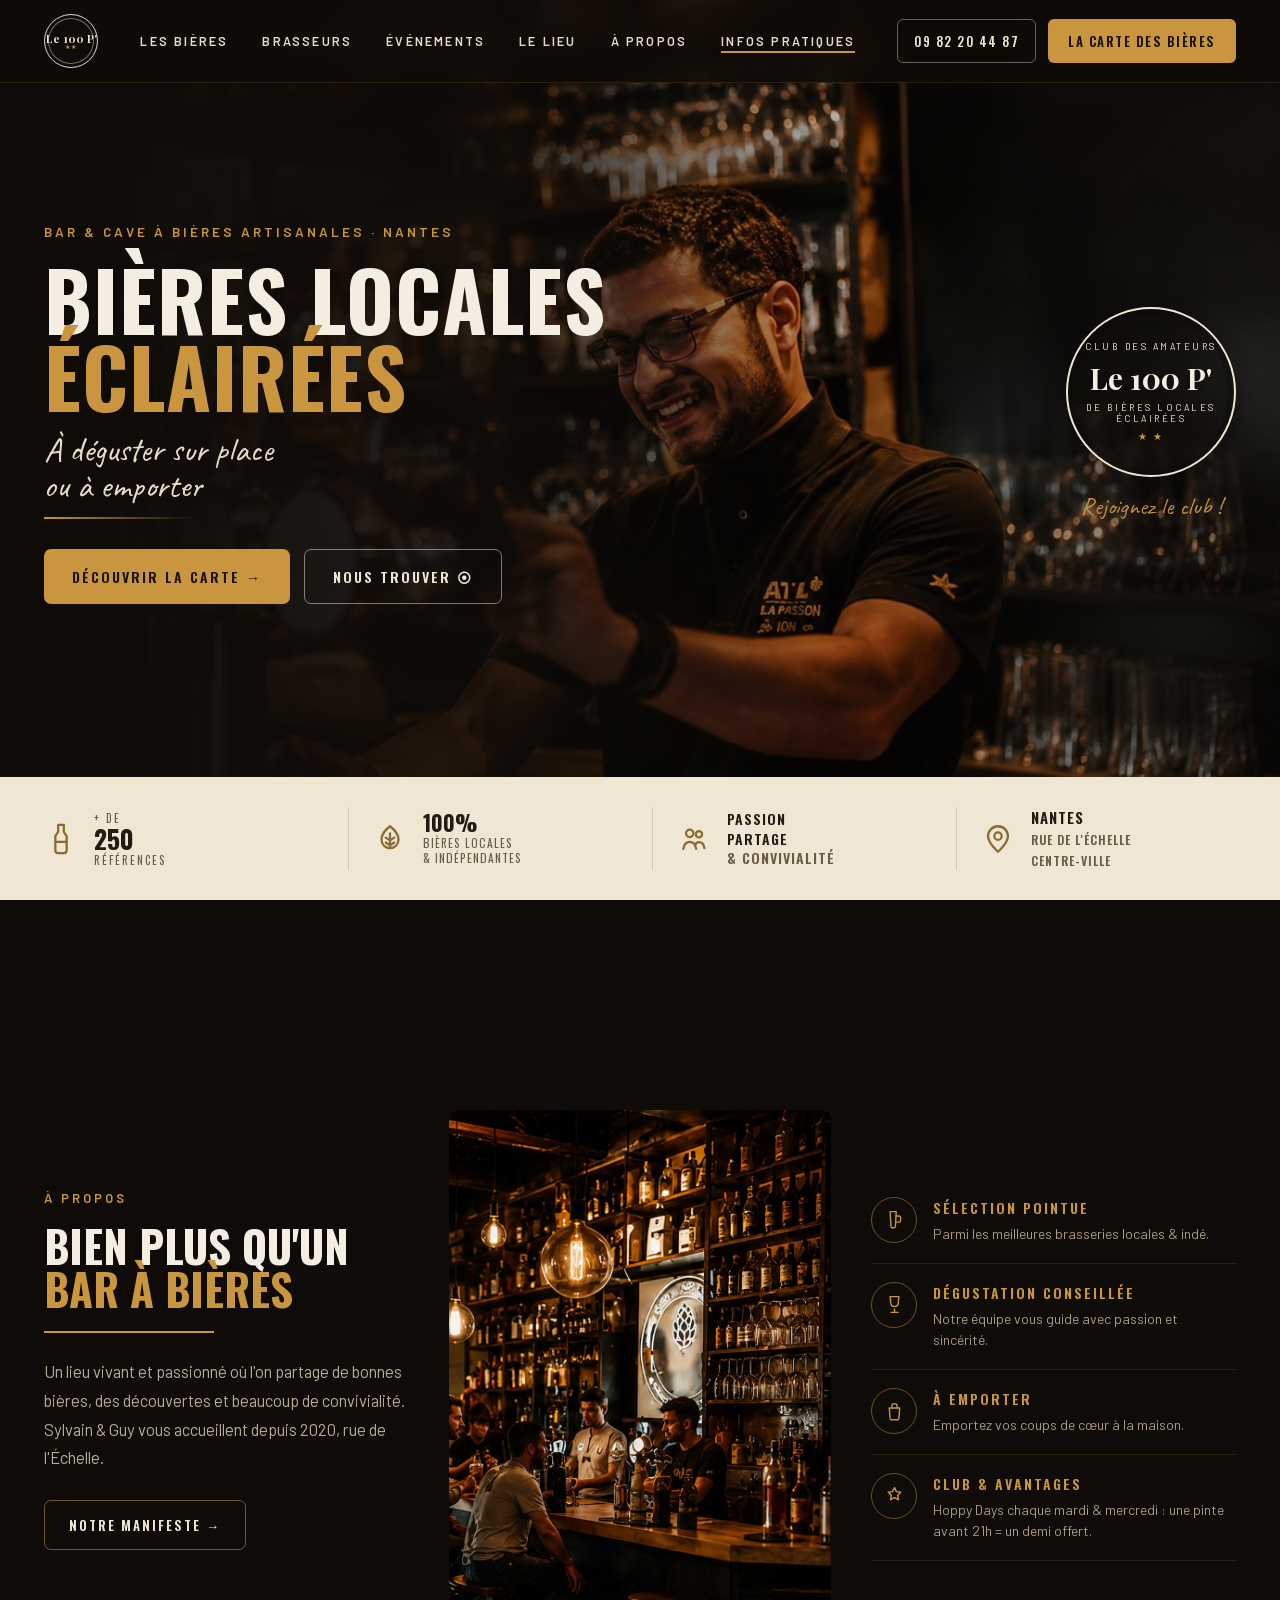
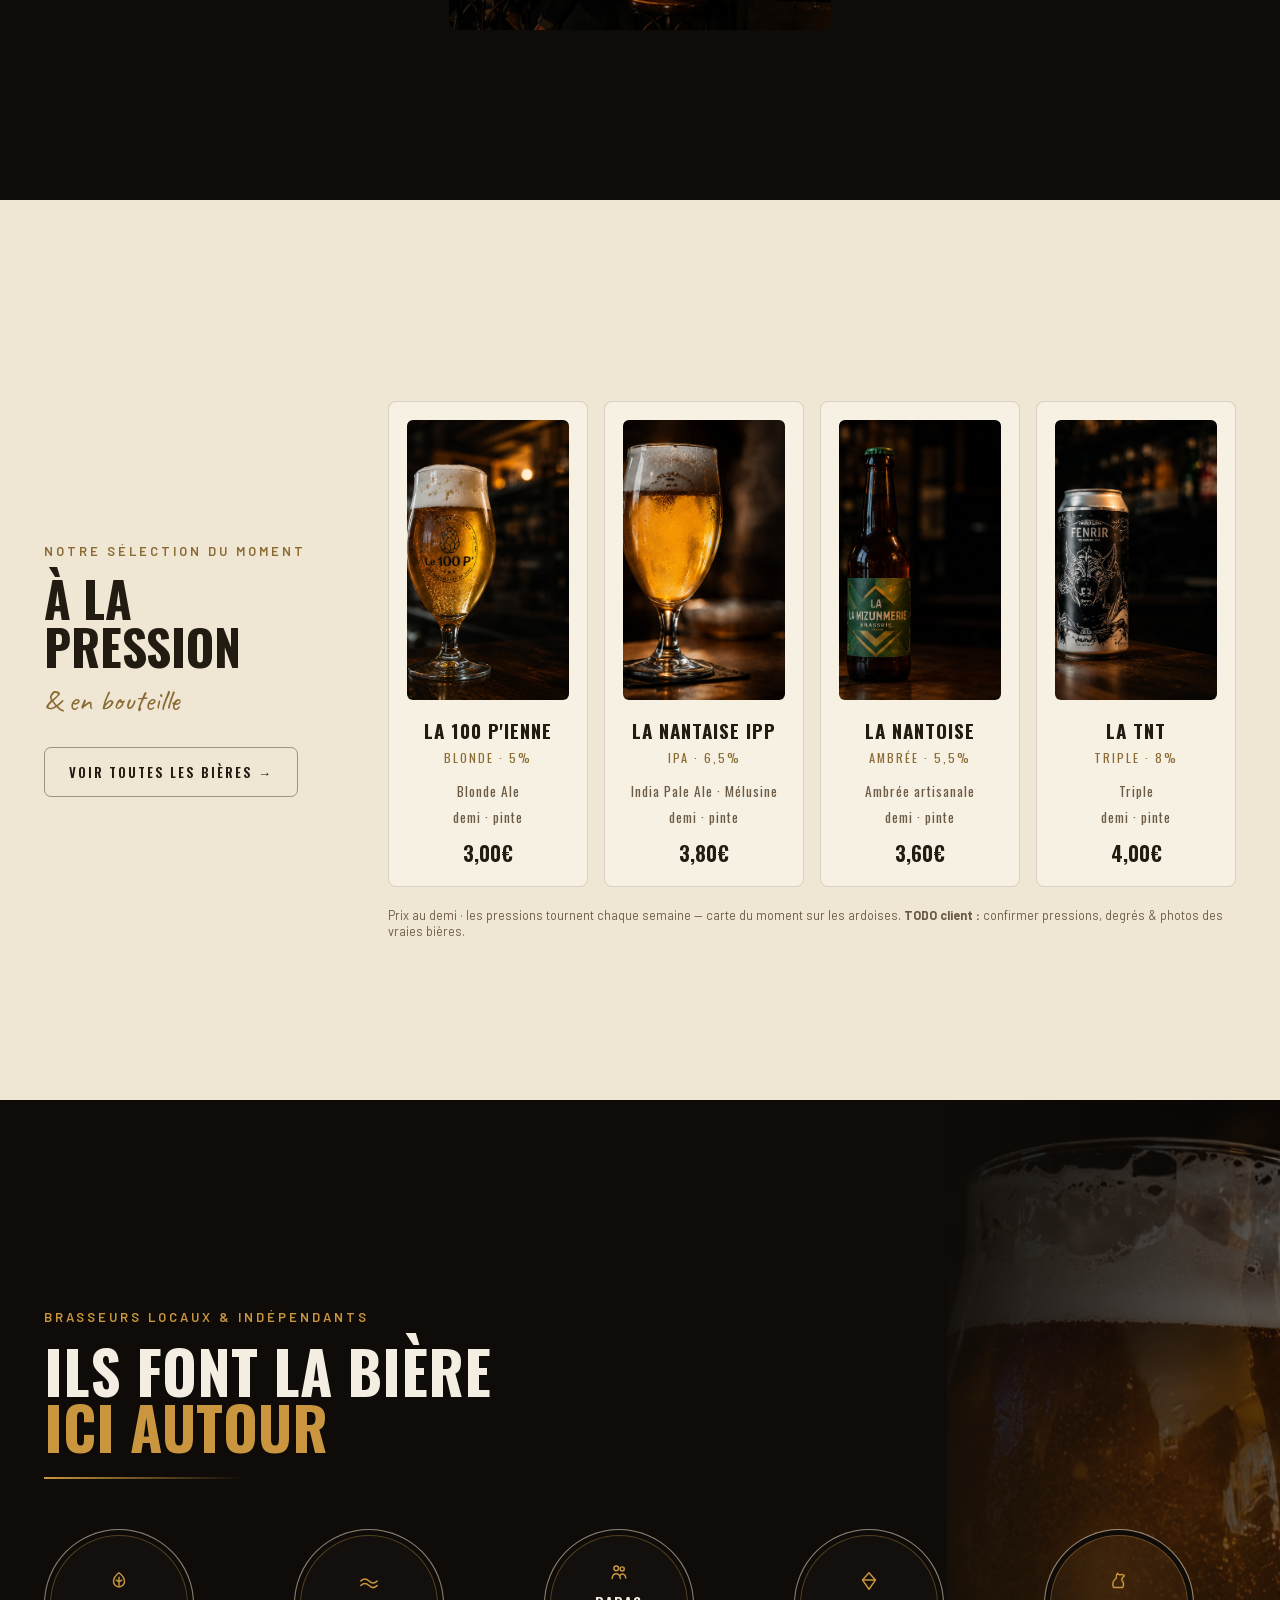
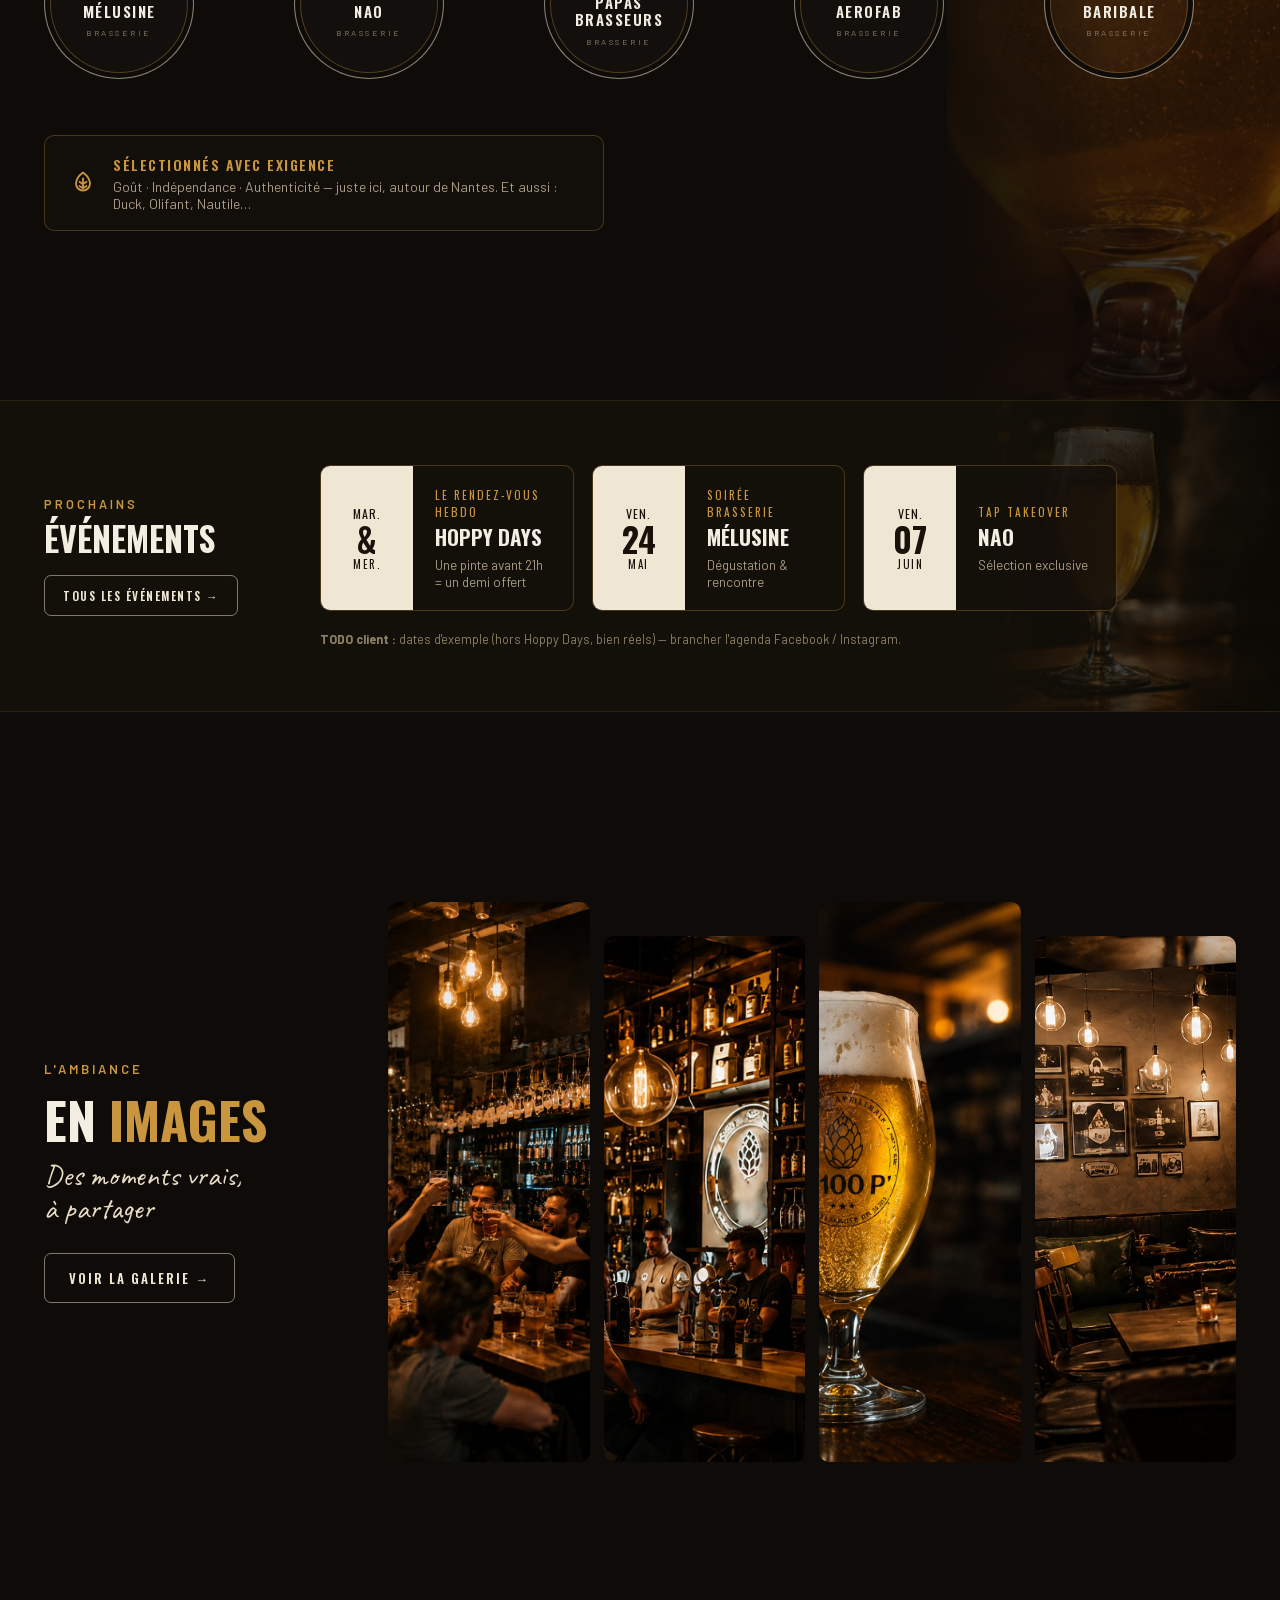
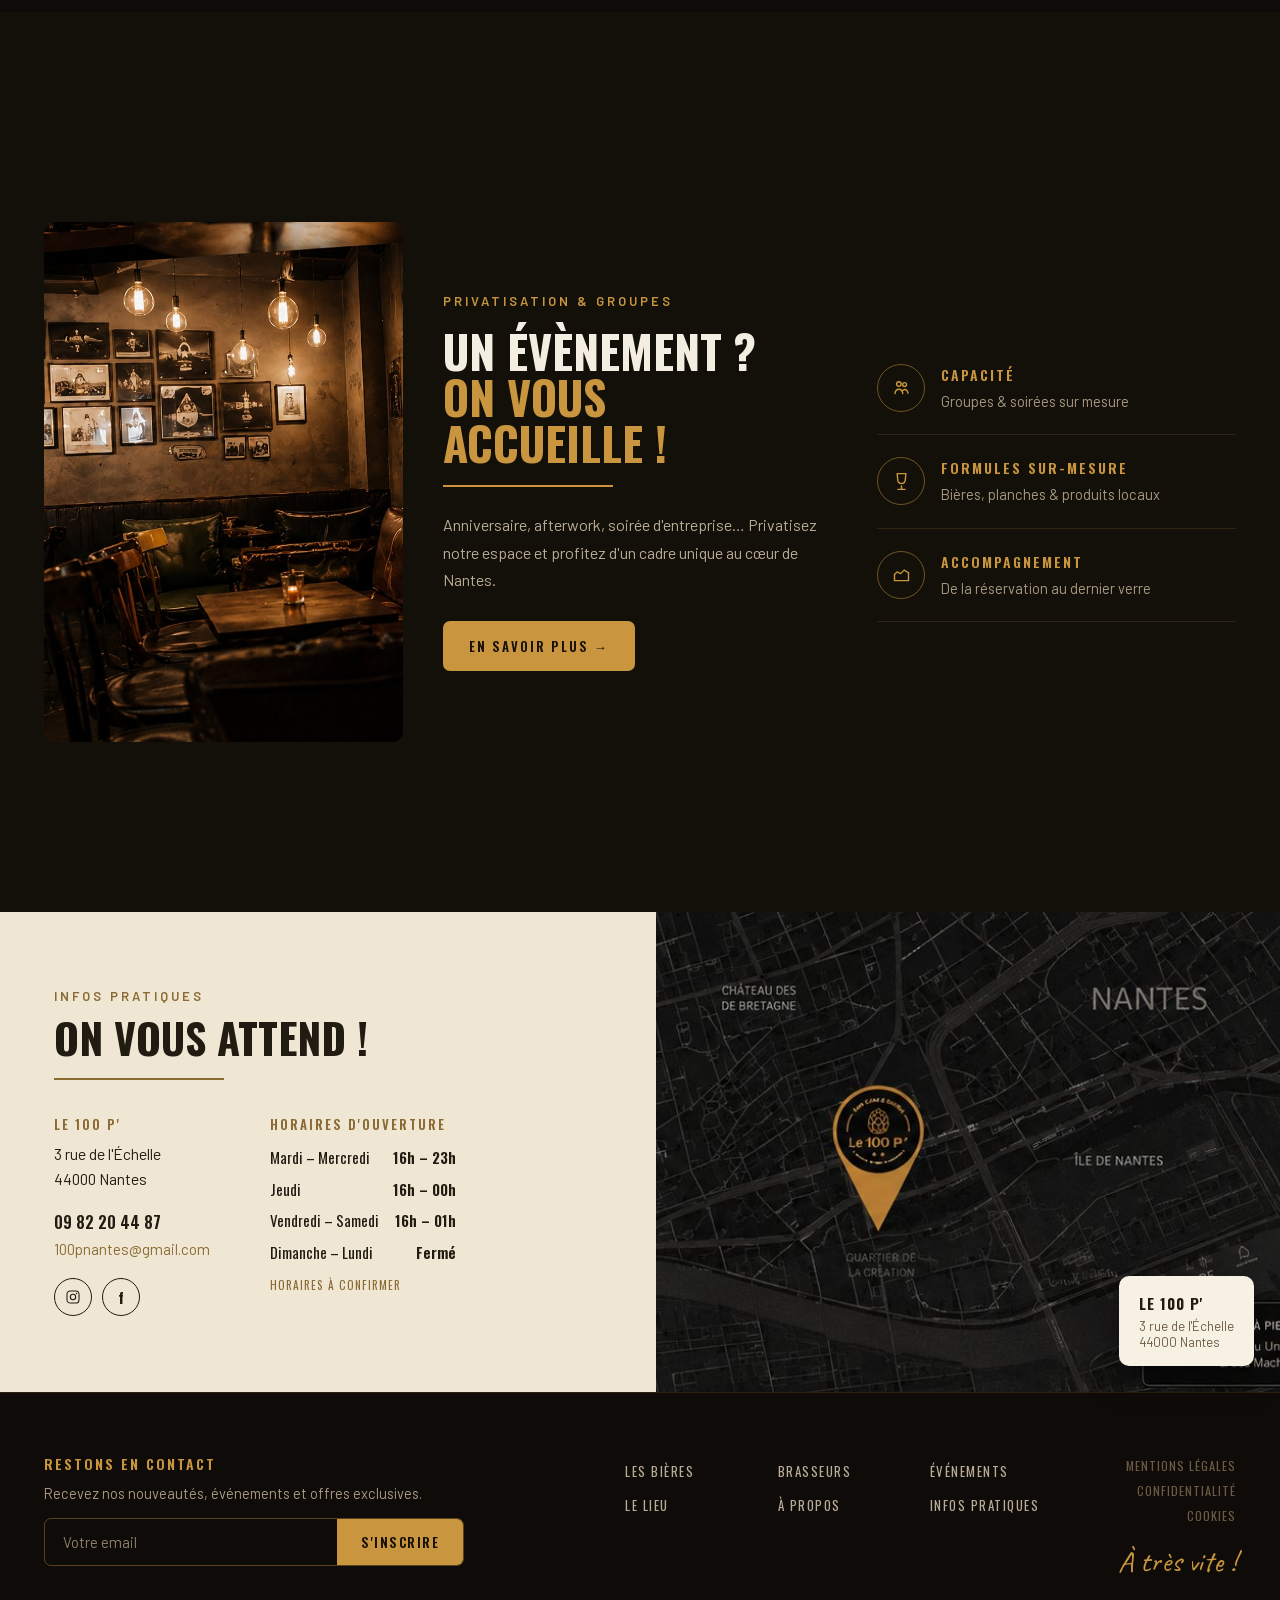
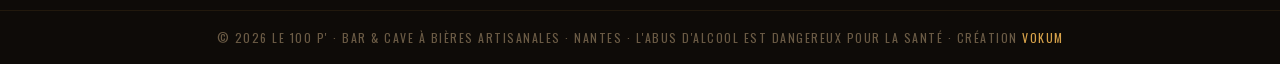
<file: index.html>
<!DOCTYPE html>
<html lang="fr">
<head>
<meta charset="UTF-8">
<meta name="viewport" content="width=device-width, initial-scale=1">

<!-- ============ SEO / GEO LOCAL ============ -->
<title>Le 100 P' — Bar à bières artisanales à Nantes</title>
<meta name="description" content="Le 100 P', bar & cave à bières artisanales et locales à Nantes, près de la Place Royale. À déguster sur place ou à emporter, vins & produits locaux à grignoter. Hoppy Days mardi & mercredi.">
<link rel="canonical" href="https://le100p-nantes.fr/">
<meta name="theme-color" content="#0e0b08">
<link rel="icon" href="data:image/svg+xml,<svg xmlns='http://www.w3.org/2000/svg' viewBox='0 0 100 100'><rect width='100' height='100' rx='20' fill='%230e0b08'/><path d='M50 20c-9 0-16 7-16 17 0 8 5 12 5 20h22c0-8 5-12 5-20 0-10-7-17-16-17z' fill='none' stroke='%23c9963f' stroke-width='4'/><path d='M50 30v34M42 40l8 6 8-6M42 52l8 6 8-6' stroke='%23c9963f' stroke-width='3' fill='none'/></svg>">

<!-- Open Graph / Twitter -->
<meta property="og:type" content="restaurant.restaurant">
<meta property="og:title" content="Le 100 P' — Bar à bières artisanales à Nantes">
<meta property="og:description" content="Club des amateurs de bières locales éclairés. Bar & cave à bières artisanales, rue de l'Échelle à Nantes.">
<meta property="og:url" content="https://le100p-nantes.fr/">
<meta property="og:image" content="https://le100p-nantes.fr/assets/images/le100p/bar.jpg">
<meta property="og:locale" content="fr_FR">
<meta name="twitter:card" content="summary_large_image">

<!-- JSON-LD — BarOrPub -->
<script type="application/ld+json">
{
  "@context": "https://schema.org",
  "@type": "BarOrPub",
  "name": "Le 100 P'",
  "image": "https://le100p-nantes.fr/assets/images/le100p/bar.jpg",
  "@id": "https://le100p-nantes.fr",
  "url": "https://le100p-nantes.fr",
  "telephone": "+33 9 82 20 44 87",
  "priceRange": "€€",
  "servesCuisine": "Bières artisanales, planches, produits locaux",
  "address": {
    "@type": "PostalAddress",
    "streetAddress": "3 rue de l'Échelle",
    "addressLocality": "Nantes",
    "postalCode": "44000",
    "addressCountry": "FR"
  },
  "geo": { "@type": "GeoCoordinates", "latitude": 47.2136, "longitude": -1.5591 },
  "areaServed": "Nantes centre — Place Royale — Graslin",
  "openingHoursSpecification": [
    { "@type": "OpeningHoursSpecification", "dayOfWeek": ["Tuesday","Wednesday"], "opens": "16:00", "closes": "23:00" },
    { "@type": "OpeningHoursSpecification", "dayOfWeek": ["Thursday"], "opens": "16:00", "closes": "00:00" },
    { "@type": "OpeningHoursSpecification", "dayOfWeek": ["Friday","Saturday"], "opens": "16:00", "closes": "01:00" }
  ],
  "email": "100pnantes@gmail.com",
  "aggregateRating": { "@type": "AggregateRating", "ratingValue": "4.8", "reviewCount": "286" },
  "sameAs": [ "https://www.facebook.com/le100P/", "https://www.instagram.com/le100p/" ]
}
</script>

<!-- Polices auto-hébergées — aucune requête vers Google (voir fonts.css) -->
<link rel="preload" href="assets/fonts/oswald-var-latin.woff2" as="font" type="font/woff2" crossorigin>
<link rel="preload" href="assets/fonts/barlow-400-latin.woff2" as="font" type="font/woff2" crossorigin>
<link rel="stylesheet" href="fonts.css">

<style>
/* ================= Le 100 P' — design handoff v2 (hifi) ================= */
:root{
  --bg:#0e0b08;
  --bg-alt:#131009;
  --bg-panel:#15100b;
  --cream:#efe6d3;
  --cream-card:#f7f1e4;
  --gold:#c9963f;
  --gold-hover:#e7bd63;
  --gold-dark:#8a6b33;
  --ink:#221b12;
  --ink-soft:#6b5b45;
  --head:#f3ede2;
  --body:#b9ac97;
  --muted:#a99a83;
  --faint:#8f8168;
  --btn-ink:#1a120a;
  --hair:rgba(201,150,63,.15);
  --oswald:'Oswald',sans-serif;
  --playfair:'Playfair Display',serif;
  --caveat:'Caveat',cursive;
  --barlow:'Barlow',sans-serif;
}
*{box-sizing:border-box;margin:0;padding:0}
html{scroll-behavior:smooth}
body{background:var(--bg);color:var(--cream);font-family:var(--barlow);-webkit-font-smoothing:antialiased;overflow-x:hidden}
a{color:#d7a24a;text-decoration:none;transition:color .25s,background .25s,border-color .25s}
a:hover{color:var(--gold-hover)}
img{max-width:100%;display:block}
::selection{background:var(--gold);color:var(--bg)}
:focus-visible{outline:2px solid var(--gold);outline-offset:3px;border-radius:3px}

.eyebrow{font-weight:600;font-size:13px;letter-spacing:3px;text-transform:uppercase;color:var(--gold);margin-bottom:18px}
.rule{display:block;height:2px;width:170px;background:var(--gold);margin:20px 0 24px}
.rule--fade{width:150px;background:linear-gradient(90deg,var(--gold),transparent);margin:14px 0 30px}
.btn{display:inline-flex;align-items:center;gap:12px;border-radius:7px;padding:16px 28px;font-family:var(--oswald);font-weight:600;font-size:14px;letter-spacing:2px;text-transform:uppercase;cursor:pointer;transition:background .25s,border-color .25s,color .25s}
.btn-solid{background:var(--gold);color:var(--btn-ink)!important}
.btn-solid:hover{background:var(--gold-hover)}
.btn-outline{border:1px solid rgba(239,230,211,.5);color:var(--cream)!important}
.btn-outline:hover{border-color:var(--gold);color:var(--gold-hover)!important}
.btn-outline--ink{border:1px solid rgba(34,27,18,.4);color:var(--ink)!important}
.btn-outline--ink:hover{border-color:var(--gold-dark);color:var(--gold-dark)!important}
.ic{stroke:currentColor;fill:none;stroke-width:1.6;stroke-linecap:round;stroke-linejoin:round}

/* ================= NAV ================= */
.nav{position:fixed;top:0;left:0;right:0;z-index:50;display:flex;align-items:center;justify-content:space-between;gap:20px;padding:14px 44px;background:rgba(14,11,8,.86);backdrop-filter:blur(10px);border-bottom:1px solid var(--hair)}
.logo-badge{width:54px;height:54px;border-radius:50%;border:1.5px solid #d8cfbc;box-shadow:inset 0 0 0 3px var(--bg),inset 0 0 0 4px rgba(216,207,188,.5);display:flex;flex-direction:column;align-items:center;justify-content:center;line-height:1;background:var(--bg);flex:none}
.logo-badge .wm{font-family:var(--playfair);font-size:11px;font-weight:700;color:var(--cream)}
.logo-badge .st{font-size:6px;letter-spacing:1px;color:var(--gold)}
.nav-links{display:flex;gap:34px;font-size:12.5px;font-weight:600;letter-spacing:2.2px;text-transform:uppercase}
.nav-links a{color:#e7dcc6;position:relative;padding:4px 0}
.nav-links a::after{content:"";position:absolute;left:0;bottom:0;width:0;height:2px;background:var(--gold);transition:width .3s}
.nav-links a:hover{color:var(--gold-hover)}
.nav-links a:hover::after,.nav-links a.active::after{width:100%}
.nav-right{display:flex;gap:12px;align-items:center}
.nav-tel{border:1px solid rgba(239,230,211,.4);border-radius:6px;padding:11px 16px;font-family:var(--oswald);font-weight:500;font-size:13px;letter-spacing:1.5px;color:var(--cream)!important;white-space:nowrap}
.nav-tel:hover{border-color:var(--gold)}
.nav-cta{background:var(--gold);border-radius:6px;padding:12px 20px;font-family:var(--oswald);font-weight:600;font-size:13px;letter-spacing:1.5px;color:var(--btn-ink)!important;text-transform:uppercase;white-space:nowrap}
.nav-cta:hover{background:var(--gold-hover)}
.burger{display:none;flex-direction:column;gap:5px;background:none;border:0;cursor:pointer;padding:8px}
.burger span{width:26px;height:2px;background:var(--cream);border-radius:2px;transition:.3s}

/* ================= 1 · HERO ================= */
#hero{min-height:100vh;display:flex;flex-direction:column}
.hero-main{position:relative;flex:1;display:flex;align-items:center;overflow:hidden;padding:110px 44px 60px}
.hero-bg{position:absolute;inset:0;z-index:0}
.hero-bg img{width:100%;height:100%;object-fit:cover;object-position:center 30%}
.hero-scrim{position:absolute;inset:0;z-index:1;pointer-events:none;background:linear-gradient(90deg,#0e0b08 8%,rgba(14,11,8,.88) 38%,rgba(14,11,8,.25) 65%,rgba(14,11,8,.55) 100%)}
.hero-in{position:relative;z-index:2;max-width:1400px;margin:0 auto;width:100%;display:flex;align-items:center;justify-content:space-between;gap:40px}
.hero-copy{max-width:640px}
.hero-copy .eyebrow{font-size:13.5px;margin-bottom:20px}
h1{font-family:var(--oswald);font-weight:700;font-size:clamp(52px,6.4vw,96px);line-height:.94;text-transform:uppercase;letter-spacing:1px;color:var(--head)}
h1 .or{color:var(--gold)}
.hero-script{font-family:var(--caveat);font-size:34px;color:#e7dcc6;margin-top:18px;line-height:1.05}
.hero-cta{display:flex;gap:14px;flex-wrap:wrap}
.club-badge{width:170px;height:170px;border-radius:50%;border:2px solid var(--cream);box-shadow:inset 0 0 0 6px rgba(14,11,8,.4),0 10px 40px rgba(0,0,0,.5);display:flex;flex-direction:column;align-items:center;justify-content:center;background:rgba(14,11,8,.35);backdrop-filter:blur(2px);text-align:center}
.club-badge .l1,.club-badge .l3{font-size:9px;letter-spacing:2.5px;color:var(--cream);text-transform:uppercase;padding:0 14px}
.club-badge .l2{font-family:var(--playfair);font-weight:700;font-size:30px;color:var(--head);margin:6px 0 4px}
.club-badge .st{font-size:10px;letter-spacing:2px;color:var(--gold);margin-top:6px}
.hero-side{flex:none;text-align:center}
.hero-side .join{font-family:var(--caveat);font-size:24px;color:var(--gold);margin-top:14px}
/* bande stats crème */
.stats{background:var(--cream);color:var(--ink)}
.stats-in{max-width:1400px;margin:0 auto;padding:30px 44px;display:grid;grid-template-columns:repeat(4,minmax(0,1fr));gap:24px}
.stat{display:flex;align-items:center;gap:16px}
.stat+.stat{border-left:1px solid rgba(0,0,0,.12);padding-left:24px}
.stat svg{width:34px;height:34px;color:var(--gold-dark);flex:none}
.stat .tt{font-family:var(--oswald)}
.stat .sm{font-size:11px;letter-spacing:2px;color:var(--ink-soft);text-transform:uppercase}
.stat .bg-num{font-weight:700;font-size:26px;line-height:1}
.stat .md{font-weight:700;font-size:22px;line-height:1.05}
.stat .ln{font-size:11.5px;letter-spacing:1px;color:var(--ink-soft);line-height:1.35;text-transform:uppercase}
.stat .b14{font-weight:600;font-size:14px;letter-spacing:1px;line-height:1.4;text-transform:uppercase}
.stat .b15{font-weight:600;font-size:15px;letter-spacing:1px;line-height:1.4;text-transform:uppercase}
.stat .sub12{font-size:12px;color:var(--ink-soft);letter-spacing:1px}

/* ================= sections ================= */
.sec{min-height:100vh;display:flex;align-items:center;background:var(--bg);padding:100px 44px 60px}
.sec-in{max-width:1440px;margin:0 auto;width:100%}
h2.h2{font-family:var(--oswald);font-weight:700;line-height:1;text-transform:uppercase;color:var(--head)}
h2.h2 .or{color:var(--gold)}

/* 2 · À propos */
#apropos .sec-in{display:grid;grid-template-columns:minmax(0,1fr) minmax(0,1.05fr) minmax(0,1fr);gap:40px;align-items:center}
#apropos h2{font-size:clamp(36px,3.4vw,54px)}
#apropos .txt{font-size:16.5px;line-height:1.75;color:var(--body);max-width:400px}
#apropos .photo{height:min(520px,60vh);border-radius:10px;overflow:hidden}
#apropos .photo img{width:100%;height:100%;object-fit:cover}
.featlist{display:grid;grid-template-columns:1fr;align-content:center}
.feat{display:flex;gap:16px;padding:18px 0;border-bottom:1px solid var(--hair)}
.feat .fic{width:46px;height:46px;flex:none;border:1px solid rgba(201,150,63,.5);border-radius:50%;display:flex;align-items:center;justify-content:center;color:var(--gold)}
.feat .fic svg{width:21px;height:21px}
.feat b{font-family:var(--oswald);font-weight:600;font-size:14px;letter-spacing:2px;text-transform:uppercase;color:var(--gold);display:block}
.feat p{font-size:14px;line-height:1.55;color:var(--muted);margin-top:5px}

/* 3 · Les bières (crème) */
#bieres{background:var(--cream);color:var(--ink)}
#bieres .sec-in{display:grid;grid-template-columns:minmax(230px,300px) minmax(0,1fr);gap:44px;align-items:center}
#bieres .eyebrow{color:var(--gold-dark);margin-bottom:16px}
#bieres h2{font-size:clamp(40px,3.8vw,60px);line-height:.98;color:var(--ink)}
#bieres .script{font-family:var(--caveat);font-size:30px;color:var(--gold-dark);margin-top:10px}
.beer-grid{display:grid;grid-template-columns:repeat(4,minmax(0,1fr));gap:16px}
.beer-card{background:var(--cream-card);border:1px solid rgba(34,27,18,.14);border-radius:8px;padding:18px;display:flex;flex-direction:column;align-items:center;text-align:center;transition:transform .3s,box-shadow .3s}
.beer-card:hover{transform:translateY(-5px);box-shadow:0 18px 34px -18px rgba(34,27,18,.35)}
.beer-card .ph{width:100%;height:min(280px,32vh);border-radius:6px;overflow:hidden}
.beer-card .ph img{width:100%;height:100%;object-fit:cover}
.beer-card h3{font-family:var(--oswald);font-weight:700;font-size:19px;letter-spacing:1px;text-transform:uppercase;color:var(--ink);margin-top:16px}
.beer-card .type{font-family:var(--oswald);font-size:12.5px;letter-spacing:2px;text-transform:uppercase;color:var(--gold-dark);margin-top:4px}
.beer-card .spec{font-family:var(--oswald);font-size:13.5px;letter-spacing:1px;color:var(--ink-soft);margin-top:12px;line-height:1.9}
.beer-card .price{font-family:var(--oswald);font-weight:700;font-size:20px;color:var(--ink);margin-top:8px}
.bieres-note{grid-column:1/-1;font-size:12.5px;color:var(--ink-soft);margin-top:4px}

/* 4 · Brasseurs */
#brasseurs{position:relative;overflow:hidden}
.brass-side{position:absolute;right:0;top:0;bottom:0;width:26%;z-index:0;opacity:.55}
.brass-side img{width:100%;height:100%;object-fit:cover}
.brass-side-scrim{position:absolute;right:0;top:0;bottom:0;width:30%;z-index:1;pointer-events:none;background:linear-gradient(90deg,#0e0b08,rgba(14,11,8,.2))}
#brasseurs .sec-in{position:relative;z-index:2}
#brasseurs h2{font-size:clamp(44px,4.6vw,72px);line-height:.95}
#brasseurs .rule{width:200px;background:linear-gradient(90deg,var(--gold),transparent);margin:22px 0 50px}
.brewer-row{display:flex;align-items:center;gap:36px;flex-wrap:wrap;justify-content:space-between;max-width:1150px}
.brewer{text-align:center}
.brewer .circle{width:150px;height:150px;border-radius:50%;border:1.5px solid rgba(216,207,188,.6);box-shadow:inset 0 0 0 5px var(--bg),inset 0 0 0 6px rgba(201,150,63,.35);display:flex;flex-direction:column;align-items:center;justify-content:center;background:rgba(255,255,255,.02);transition:box-shadow .3s,border-color .3s}
.brewer .circle:hover{border-color:var(--gold)}
.brewer .bic{color:var(--gold);margin-bottom:8px}
.brewer .bic svg{width:22px;height:22px}
.brewer .nm{font-family:var(--oswald);font-weight:600;font-size:15px;letter-spacing:1.5px;text-transform:uppercase;color:var(--head);line-height:1.15;padding:0 12px}
.brewer .lb{font-size:8.5px;letter-spacing:2.5px;color:var(--faint);text-transform:uppercase;margin-top:7px}
.select-note{display:flex;align-items:center;gap:16px;border:1px solid rgba(201,150,63,.3);border-radius:10px;padding:18px 24px;margin-top:56px;max-width:560px;background:rgba(21,16,11,.7)}
.select-note svg{width:28px;height:28px;color:var(--gold);flex:none}
.select-note b{font-family:var(--oswald);font-weight:600;font-size:14px;letter-spacing:1.5px;text-transform:uppercase;color:var(--gold);display:block}
.select-note p{font-size:14px;color:var(--muted);margin-top:3px}

/* 5 · Événements (bande courte) */
#events{background:var(--bg-alt);padding:64px 44px;position:relative;overflow:hidden;border-top:1px solid rgba(201,150,63,.12);border-bottom:1px solid rgba(201,150,63,.12)}
.ev-side{position:absolute;right:0;top:0;bottom:0;width:22%;z-index:0;opacity:.5}
.ev-side img{width:100%;height:100%;object-fit:cover}
.ev-side-scrim{position:absolute;right:0;top:0;bottom:0;width:26%;z-index:1;pointer-events:none;background:linear-gradient(90deg,#131009,rgba(19,16,9,.15))}
#events .sec-in{position:relative;z-index:2;display:grid;grid-template-columns:minmax(190px,240px) minmax(0,1fr);gap:36px;align-items:center}
#events .eyebrow{font-size:12.5px;margin-bottom:10px}
#events h2{font-size:34px;line-height:.95}
.ev-grid{display:grid;grid-template-columns:repeat(3,minmax(0,1fr));gap:18px;padding-right:13%}
.ev-card{display:flex;border:1px solid rgba(201,150,63,.3);border-radius:10px;overflow:hidden;background:rgba(21,16,11,.8);transition:border-color .3s,transform .3s}
.ev-card:hover{border-color:var(--gold);transform:translateY(-4px)}
.ev-date{flex:none;width:92px;background:var(--cream);color:var(--btn-ink);display:flex;flex-direction:column;align-items:center;justify-content:center;font-family:var(--oswald);padding:18px 10px}
.ev-date .d{font-size:12px;letter-spacing:1px}
.ev-date .n{font-size:34px;font-weight:700;line-height:1}
.ev-date .m{font-size:11px;letter-spacing:1.5px}
.ev-body{padding:20px 22px;display:flex;flex-direction:column;justify-content:center}
.ev-body .tag{font-family:var(--oswald);font-size:11.5px;letter-spacing:2px;text-transform:uppercase;color:var(--gold)}
.ev-body h3{font-family:var(--oswald);font-weight:700;font-size:21px;text-transform:uppercase;color:var(--head);line-height:1.05;margin-top:6px}
.ev-body p{font-size:13.5px;color:var(--muted);margin-top:8px}
.ev-note{grid-column:1/-1;font-size:12.5px;color:var(--faint);margin-top:2px;position:relative;z-index:2}

/* 6 · Ambiance */
#lieu .sec-in{max-width:1500px;display:grid;grid-template-columns:minmax(220px,300px) minmax(0,1fr);gap:44px;align-items:center}
#lieu h2{font-size:clamp(40px,4vw,64px);line-height:.95}
#lieu .script{font-family:var(--caveat);font-size:30px;color:#e7dcc6;margin-top:16px;line-height:1.1}
.gallery{display:grid;grid-template-columns:repeat(4,minmax(0,1fr));gap:14px;height:min(560px,64vh)}
.gallery .g{border-radius:10px;overflow:hidden}
.gallery .g img{width:100%;height:100%;object-fit:cover}
.gallery .g:nth-child(2),.gallery .g:nth-child(4){margin-top:34px}

/* 7 · Privatisation */
#priv{background:var(--bg-alt)}
#priv .sec-in{display:grid;grid-template-columns:minmax(0,1fr) minmax(0,1.1fr) minmax(0,1fr);gap:40px;align-items:center}
#priv h2{font-size:clamp(36px,3.6vw,56px)}
#priv .photo{height:min(520px,60vh);border-radius:10px;overflow:hidden}
#priv .photo img{width:100%;height:100%;object-fit:cover}
#priv .txt{font-size:16px;line-height:1.7;color:var(--body);max-width:420px}
#priv .feat{padding:22px 0}
#priv .feat .fic{width:48px;height:48px}
#priv .feat p{font-size:14.5px}

/* 8 · Infos pratiques */
#infos{min-height:480px;display:grid;grid-template-columns:1.05fr 1fr}
.infos-cream{background:var(--cream);color:var(--ink);display:flex;align-items:center;padding:56px 54px}
.infos-cream .inw{max-width:600px}
.infos-cream .eyebrow{color:var(--gold-dark);margin-bottom:14px}
.infos-cream h2{font-family:var(--oswald);font-weight:700;font-size:42px;line-height:.95;text-transform:uppercase;color:var(--ink)}
.infos-cream .rule{background:var(--gold-dark);margin:20px 0 34px}
.infos-cols{display:grid;grid-template-columns:1fr 1fr;gap:30px}
.ilab{font-family:var(--oswald);font-weight:600;font-size:13px;letter-spacing:2px;text-transform:uppercase;color:var(--gold-dark)}
.infos-cols p.addr{font-size:15.5px;line-height:1.6;margin-top:8px}
.infos-cols .tel{font-family:var(--oswald);font-weight:600;font-size:16px;margin-top:18px}
.infos-cols .tel a{color:var(--ink)}
.infos-cols .mail{font-size:15px;margin-top:6px}
.infos-cols .mail a{color:var(--gold-dark)}
.socials{display:flex;gap:10px;margin-top:20px}
.socials a{width:38px;height:38px;border:1px solid var(--ink);border-radius:50%;display:flex;align-items:center;justify-content:center;color:var(--ink)!important;transition:.25s}
.socials a:hover{background:var(--ink);color:var(--cream)!important}
.hours{font-size:15px;line-height:2.1;margin-top:8px;font-family:var(--oswald)}
.hours>div{display:flex;justify-content:space-between;gap:16px}
.hours b{font-weight:600}
.hours-warn{font-size:11.5px;color:var(--gold-dark);letter-spacing:1px;font-family:var(--oswald);text-transform:uppercase;margin-top:8px;display:block}
.infos-map{position:relative;background:var(--bg);min-height:420px;display:block}
.infos-map img.mapimg{position:absolute;inset:0;width:100%;height:100%;object-fit:cover;transition:filter .35s}
.infos-map:hover img.mapimg{filter:brightness(1.18)}
.map-pin{position:absolute;left:50%;top:44%;transform:translate(-50%,-50%);z-index:2;width:64px;height:64px;background:var(--gold);border-radius:50% 50% 50% 0;rotate:-45deg;display:flex;align-items:center;justify-content:center;box-shadow:0 10px 30px rgba(0,0,0,.5)}
.map-pin span{rotate:45deg;font-family:var(--playfair);font-weight:700;font-size:12px;color:var(--btn-ink)}
.map-card{position:absolute;right:26px;bottom:26px;z-index:2;background:var(--cream-card);color:var(--ink);border-radius:10px;padding:16px 20px;box-shadow:0 12px 34px rgba(0,0,0,.45)}
.map-card b{font-family:var(--oswald);font-weight:700;font-size:15px;letter-spacing:1px;display:block}
.map-card p{font-size:13px;color:var(--ink-soft);margin-top:4px}

/* 9 · Footer */
footer{background:var(--bg);border-top:1px solid var(--hair)}
.foot-in{max-width:1440px;margin:0 auto;padding:60px 44px 30px;display:grid;grid-template-columns:1.2fr 1fr auto;gap:50px;align-items:start}
.foot-nl b{font-family:var(--oswald);font-weight:600;font-size:14px;letter-spacing:2px;text-transform:uppercase;color:var(--gold);display:block;margin-bottom:10px}
.foot-nl p{font-size:14.5px;color:var(--muted);margin-bottom:16px}
.nl-form{display:flex;max-width:420px;border:1px solid rgba(201,150,63,.4);border-radius:7px;overflow:hidden}
.nl-form input{flex:1;min-width:0;background:transparent;border:none;outline:none;padding:14px 18px;color:var(--cream);font-family:var(--barlow);font-size:15px}
.nl-form input::placeholder{color:var(--faint)}
.nl-form button{background:var(--gold);border:none;padding:0 24px;font-family:var(--oswald);font-weight:600;font-size:13px;letter-spacing:1.5px;text-transform:uppercase;color:var(--btn-ink);cursor:pointer;transition:background .25s}
.nl-form button:hover{background:var(--gold-hover)}
.foot-links{display:grid;grid-template-columns:1fr 1fr 1fr;gap:14px;font-family:var(--oswald);font-size:13px;letter-spacing:1.5px;text-transform:uppercase;padding-top:8px}
.foot-links a{color:var(--body)}
.foot-links a:hover{color:var(--gold-hover)}
.foot-legal{text-align:right}
.foot-legal .lg{font-size:12.5px;letter-spacing:1px;color:var(--ink-soft);line-height:2;font-family:var(--oswald);text-transform:uppercase}
.foot-legal .lg a{color:var(--ink-soft);display:block}
.foot-legal .lg a:hover{color:var(--gold-hover)}
.foot-legal .bye{font-family:var(--caveat);font-size:30px;color:var(--gold);margin-top:14px}
.foot-bar{border-top:1px solid rgba(201,150,63,.1);padding:18px 44px;text-align:center;font-size:12px;letter-spacing:1.5px;color:var(--ink-soft);font-family:var(--oswald);text-transform:uppercase}

/* ================= RESPONSIVE (<900px) ================= */
@media (max-width:1200px){
  .nav{padding:14px 24px}
  .nav-links{gap:20px;font-size:11.5px;letter-spacing:1.6px}
  .nav-tel{display:none}
}
@media (max-width:900px){
  .nav-links{position:fixed;inset:82px 0 auto 0;flex-direction:column;gap:0;background:var(--bg);padding:8px 24px 20px;border-bottom:1px solid var(--hair);transform:translateY(-160%);transition:transform .35s ease;z-index:49}
  .nav-links.open{transform:translateY(0)}
  .nav-links a{padding:15px 0;border-bottom:1px solid rgba(201,150,63,.12);width:100%}
  .burger{display:flex}
  .burger.x span:nth-child(1){transform:translateY(7px) rotate(45deg)}
  .burger.x span:nth-child(2){opacity:0}
  .burger.x span:nth-child(3){transform:translateY(-7px) rotate(-45deg)}
  .nav-cta{padding:11px 14px;font-size:11px}

  .hero-main{padding:120px 24px 50px}
  .hero-in{flex-direction:column;align-items:flex-start;gap:34px}
  .hero-side{align-self:center}
  .club-badge{width:140px;height:140px}
  .club-badge .l2{font-size:24px}
  .stats-in{grid-template-columns:1fr 1fr;gap:18px;padding:24px 24px}
  .stat+.stat{border-left:0;padding-left:0}
  .stat:nth-child(even){border-left:1px solid rgba(0,0,0,.12);padding-left:18px}

  .sec{min-height:0;padding:80px 24px 50px}
  #apropos .sec-in,#priv .sec-in{grid-template-columns:1fr;gap:36px}
  #apropos .photo,#priv .photo{height:320px;order:-1}
  #bieres .sec-in{grid-template-columns:1fr;gap:34px}
  .beer-grid{grid-template-columns:repeat(2,minmax(0,1fr))}
  .beer-card .ph{height:230px}
  .brass-side,.brass-side-scrim,.ev-side,.ev-side-scrim{display:none}
  .brewer-row{justify-content:center}
  #events{padding:56px 24px}
  #events .sec-in{grid-template-columns:1fr;gap:26px}
  .ev-grid{grid-template-columns:1fr;padding-right:0}
  #lieu .sec-in{grid-template-columns:1fr;gap:34px}
  .gallery{grid-template-columns:repeat(2,minmax(0,1fr));height:auto}
  .gallery .g{aspect-ratio:3/4}
  .gallery .g:nth-child(2),.gallery .g:nth-child(4){margin-top:0}
  #infos{grid-template-columns:1fr}
  .infos-cream{padding:44px 24px}
  .infos-map{min-height:340px}
  .foot-in{grid-template-columns:1fr;gap:36px;padding:50px 24px 26px}
  .foot-legal{text-align:left}
  .foot-bar{padding:16px 24px}
}
@media (max-width:560px){
  .beer-grid{grid-template-columns:1fr}
  .stats-in{grid-template-columns:1fr}
  .stat:nth-child(even){border-left:0;padding-left:0}
  .stat{border-bottom:1px solid rgba(0,0,0,.1);padding-bottom:14px}
  .stat:last-child{border-bottom:0;padding-bottom:0}
  .infos-cols{grid-template-columns:1fr}
  h1{font-size:clamp(44px,13vw,60px)}
}
@media (prefers-reduced-motion:reduce){
  *,*::before,*::after{transition:none!important;animation:none!important;scroll-behavior:auto!important}
}
</style>
</head>
<body id="top">

<!-- ============ NAV ============ -->
<nav class="nav">
  <a href="#hero" aria-label="Le 100 P' — accueil">
    <span class="logo-badge"><span class="wm">Le 100 P'</span><span class="st">★★</span></span>
  </a>
  <div class="nav-links" id="navlinks">
    <a href="#bieres">Les bières</a>
    <a href="#brasseurs">Brasseurs</a>
    <a href="#events">Événements</a>
    <a href="#lieu">Le lieu</a>
    <a href="#apropos">À propos</a>
    <a href="#infos">Infos pratiques</a>
  </div>
  <div class="nav-right">
    <a href="tel:+33982204487" class="nav-tel">09 82 20 44 87</a>
    <a href="#bieres" class="nav-cta">La carte des bières</a>
    <button class="burger" id="burger" aria-label="Menu"><span></span><span></span><span></span></button>
  </div>
</nav>

<main>

<!-- ============ 1 · HERO ============ -->
<section id="hero">
  <div class="hero-main">
    <div class="hero-bg" aria-hidden="true"><img src="assets/images/le100p/barman.jpg" alt=""></div>
    <div class="hero-scrim" aria-hidden="true"></div>
    <div class="hero-in">
      <div class="hero-copy">
        <p class="eyebrow">Bar &amp; cave à bières artisanales · Nantes</p>
        <h1>Bières locales<br><span class="or">éclairées</span></h1>
        <p class="hero-script">À déguster sur place<br>ou à emporter</p>
        <span class="rule rule--fade" aria-hidden="true"></span>
        <div class="hero-cta">
          <a href="#bieres" class="btn btn-solid">Découvrir la carte →</a>
          <a href="#infos" class="btn btn-outline">Nous trouver ⦿</a>
        </div>
      </div>
      <div class="hero-side">
        <div class="club-badge">
          <span class="l1">Club des amateurs</span>
          <span class="l2">Le 100 P'</span>
          <span class="l3">de bières locales éclairées</span>
          <span class="st">★ ★</span>
        </div>
        <p class="join">Rejoignez le club !</p>
      </div>
    </div>
  </div>
  <!-- bande stats crème -->
  <div class="stats">
    <div class="stats-in">
      <div class="stat">
        <svg class="ic" viewBox="0 0 24 24" aria-hidden="true"><path d="M10 2h4v5l2 3v10a2 2 0 0 1-2 2h-4a2 2 0 0 1-2-2V10l2-3V2z"/><path d="M8 14h8"/></svg>
        <div class="tt"><div class="sm">+ de</div><div class="bg-num">250</div><div class="sm">Références</div></div><!-- TODO client : confirmer le nombre de références -->
      </div>
      <div class="stat">
        <svg class="ic" viewBox="0 0 24 24" aria-hidden="true"><path d="M12 3c-4 3-6 6-6 9.5a6 6 0 0 0 12 0C18 9 16 6 12 3z"/><path d="M12 8v9M9 11l3 2 3-2M9 14.5l3 2 3-2"/></svg>
        <div class="tt"><div class="md">100%</div><div class="ln">Bières locales<br>&amp; indépendantes</div></div>
      </div>
      <div class="stat">
        <svg class="ic" viewBox="0 0 24 24" aria-hidden="true"><circle cx="9" cy="8" r="2.6"/><circle cx="15.5" cy="8.6" r="2.2"/><path d="M4.5 19c.5-3.4 2.3-5 4.5-5s4 1.6 4.5 5M12.6 16.6c.6-1.6 1.7-2.4 3-2.4 1.9 0 3.3 1.4 3.8 4.3"/></svg>
        <div class="tt"><div class="b14">Passion<br>Partage<br><span style="color:var(--ink-soft)">&amp; convivialité</span></div></div>
      </div>
      <div class="stat">
        <svg class="ic" viewBox="0 0 24 24" aria-hidden="true"><path d="M12 21s-7-6.2-7-11a7 7 0 1 1 14 0c0 4.8-7 11-7 11z"/><circle cx="12" cy="10" r="2.6"/></svg>
        <div class="tt"><div class="b15">Nantes<br><span class="sub12">Rue de l'Échelle<br>Centre-ville</span></div></div>
      </div>
    </div>
  </div>
</section>

<!-- ============ 2 · À PROPOS ============ -->
<section id="apropos" class="sec">
  <div class="sec-in">
    <div>
      <p class="eyebrow">À propos</p>
      <h2 class="h2">Bien plus qu'un<br><span class="or">bar à bières</span></h2>
      <span class="rule" aria-hidden="true"></span>
      <p class="txt">Un lieu vivant et passionné où l'on partage de bonnes bières, des découvertes et beaucoup de convivialité. Sylvain &amp; Guy vous accueillent depuis 2020, rue de l'Échelle.</p>
      <a href="#infos" class="btn btn-outline" style="margin-top:28px;border-color:rgba(201,150,63,.55);padding:14px 24px;font-size:13px">Notre manifeste →</a>
    </div>
    <div class="photo"><img src="assets/images/le100p/bar.jpg" alt="Le bar animé du 100 P'" loading="lazy" decoding="async"></div>
    <div class="featlist">
      <div class="feat">
        <span class="fic"><svg class="ic" viewBox="0 0 24 24"><path d="M7 3h7l-1 17a1.5 1.5 0 0 1-1.5 1.4H9.5A1.5 1.5 0 0 1 8 20L7 3z"/><path d="M14 8h3a2 2 0 0 1 2 2v3a2 2 0 0 1-2 2h-2.4"/></svg></span>
        <div><b>Sélection pointue</b><p>Parmi les meilleures brasseries locales &amp; indé.</p></div>
      </div>
      <div class="feat">
        <span class="fic"><svg class="ic" viewBox="0 0 24 24"><path d="M8 21h8M12 17v4M7 3h10l-.8 8a4.3 4.3 0 0 1-8.4 0L7 3z"/></svg></span>
        <div><b>Dégustation conseillée</b><p>Notre équipe vous guide avec passion et sincérité.</p></div>
      </div>
      <div class="feat">
        <span class="fic"><svg class="ic" viewBox="0 0 24 24"><path d="M6 8h12l-1 12a1.6 1.6 0 0 1-1.6 1.5H8.6A1.6 1.6 0 0 1 7 20L6 8z"/><path d="M9 8V6a3 3 0 0 1 6 0v2"/></svg></span>
        <div><b>À emporter</b><p>Emportez vos coups de cœur à la maison.</p></div>
      </div>
      <div class="feat">
        <span class="fic"><svg class="ic" viewBox="0 0 24 24"><path d="M12 3l2.2 4.6 5 .7-3.6 3.5.9 5-4.5-2.4-4.5 2.4.9-5L4.8 8.3l5-.7L12 3z"/></svg></span>
        <div><b>Club &amp; avantages</b><p>Hoppy Days chaque mardi &amp; mercredi : une pinte avant 21h = un demi offert.</p></div>
      </div>
    </div>
  </div>
</section>

<!-- ============ 3 · LES BIÈRES (crème) ============ -->
<section id="bieres" class="sec">
  <div class="sec-in">
    <div>
      <p class="eyebrow">Notre sélection du moment</p>
      <h2 class="h2" style="color:var(--ink)">À la<br>pression</h2>
      <p class="script">&amp; en bouteille</p>
      <a href="tel:+33982204487" class="btn btn-outline--ink" style="margin-top:28px;padding:14px 24px;font-size:13px">Voir toutes les bières →</a>
    </div>
    <div class="beer-grid">
      <article class="beer-card">
        <div class="ph"><img src="assets/images/le100p/glass-logo.jpg" alt="La 100 P'ienne, blonde maison" loading="lazy" decoding="async"></div>
        <h3>La 100 P'ienne</h3>
        <div class="type">Blonde · 5%</div>
        <div class="spec">Blonde Ale<br>demi · pinte</div>
        <div class="price">3,00€</div>
      </article>
      <article class="beer-card">
        <div class="ph"><img src="assets/images/le100p/glass-single.jpg" alt="La Nantaise IPP, IPA de Mélusine" loading="lazy" decoding="async"></div>
        <h3>La Nantaise IPP</h3>
        <div class="type">IPA · 6,5%</div>
        <div class="spec">India Pale Ale · Mélusine<br>demi · pinte</div>
        <div class="price">3,80€</div>
      </article>
      <article class="beer-card">
        <div class="ph"><img src="assets/images/le100p/x9.jpg" alt="La Nantoise, ambrée artisanale" loading="lazy" decoding="async"></div>
        <h3>La Nantoise</h3>
        <div class="type">Ambrée · 5,5%</div>
        <div class="spec">Ambrée artisanale<br>demi · pinte</div>
        <div class="price">3,60€</div>
      </article>
      <article class="beer-card">
        <div class="ph"><img src="assets/images/le100p/x10.jpg" alt="La TNT, triple" loading="lazy" decoding="async"></div>
        <h3>La TNT</h3>
        <div class="type">Triple · 8%</div>
        <div class="spec">Triple<br>demi · pinte</div>
        <div class="price">4,00€</div>
      </article>
      <p class="bieres-note">Prix au demi · les pressions tournent chaque semaine — carte du moment sur les ardoises. <b>TODO client :</b> confirmer pressions, degrés &amp; photos des vraies bières.</p>
    </div>
  </div>
</section>

<!-- ============ 4 · BRASSEURS ============ -->
<section id="brasseurs" class="sec">
  <div class="brass-side" aria-hidden="true"><img src="assets/images/le100p/hand-glass.jpg" alt=""></div>
  <div class="brass-side-scrim" aria-hidden="true"></div>
  <div class="sec-in">
    <p class="eyebrow">Brasseurs locaux &amp; indépendants</p>
    <h2 class="h2">Ils font la bière<br><span class="or">ici autour</span></h2>
    <span class="rule" aria-hidden="true"></span>
    <div class="brewer-row">
      <div class="brewer">
        <div class="circle">
          <span class="bic"><svg class="ic" viewBox="0 0 24 24"><path d="M12 3c-4 3-6 6-6 9.5a6 6 0 0 0 12 0C18 9 16 6 12 3z"/><path d="M12 8v9M9 11l3 2 3-2"/></svg></span>
          <span class="nm">Mélusine</span><span class="lb">Brasserie</span>
        </div>
      </div>
      <div class="brewer">
        <div class="circle">
          <span class="bic"><svg class="ic" viewBox="0 0 24 24"><path d="M3 12c3-3 6-3 9 0s6 3 9 0M3 17c3-3 6-3 9 0s6 3 9 0"/></svg></span>
          <span class="nm">Nao</span><span class="lb">Brasserie</span>
        </div>
      </div>
      <div class="brewer">
        <div class="circle">
          <span class="bic"><svg class="ic" viewBox="0 0 24 24"><circle cx="9" cy="8" r="2.6"/><circle cx="15.5" cy="8.6" r="2.2"/><path d="M4.5 19c.5-3.4 2.3-5 4.5-5s4 1.6 4.5 5M12.6 16.6c.6-1.6 1.7-2.4 3-2.4 1.9 0 3.3 1.4 3.8 4.3"/></svg></span>
          <span class="nm">Papas Brasseurs</span><span class="lb">Brasserie</span>
        </div>
      </div>
      <div class="brewer">
        <div class="circle">
          <span class="bic"><svg class="ic" viewBox="0 0 24 24"><path d="M12 3l7 8-7 10L5 11l7-8z"/><path d="M5 11h14"/></svg></span>
          <span class="nm">Aerofab</span><span class="lb">Brasserie</span>
        </div>
      </div>
      <div class="brewer">
        <div class="circle">
          <span class="bic"><svg class="ic" viewBox="0 0 24 24"><path d="M6 19c-1.5-4 0-8 3-10-.5-2 0-4 1.5-5.5C11 5 12.5 5.5 14 5c1.5-.5 3 0 4 1.5-2 1-3 2.5-3 4.5 2 2.5 2.5 5.5 1 8H6z"/></svg></span>
          <span class="nm">Baribale</span><span class="lb">Brasserie</span>
        </div>
      </div>
    </div>
    <div class="select-note">
      <svg class="ic" viewBox="0 0 24 24" aria-hidden="true"><path d="M12 3c-4 3-6 6-6 9.5a6 6 0 0 0 12 0C18 9 16 6 12 3z"/><path d="M12 8v9M9 11l3 2 3-2M9 14.5l3 2 3-2"/></svg>
      <div><b>Sélectionnés avec exigence</b><p>Goût · Indépendance · Authenticité — juste ici, autour de Nantes. Et aussi : Duck, Olifant, Nautile…</p></div>
    </div>
  </div>
</section>

<!-- ============ 5 · ÉVÉNEMENTS ============ -->
<section id="events">
  <div class="ev-side" aria-hidden="true"><img src="assets/images/le100p/glass-single.jpg" alt=""></div>
  <div class="ev-side-scrim" aria-hidden="true"></div>
  <div class="sec-in">
    <div>
      <p class="eyebrow">Prochains</p>
      <h2 class="h2">Événements</h2>
      <a href="https://www.facebook.com/le100P/" target="_blank" rel="noopener" class="btn btn-outline" style="margin-top:20px;padding:11px 18px;font-size:11.5px;letter-spacing:1.5px">Tous les événements →</a>
    </div>
    <div class="ev-grid">
      <article class="ev-card">
        <div class="ev-date"><span class="d">MAR.</span><span class="n">&amp;</span><span class="m">MER.</span></div>
        <div class="ev-body"><span class="tag">Le rendez-vous hebdo</span><h3>Hoppy Days</h3><p>Une pinte avant 21h = un demi offert</p></div>
      </article>
      <article class="ev-card">
        <div class="ev-date"><span class="d">VEN.</span><span class="n">24</span><span class="m">MAI</span></div>
        <div class="ev-body"><span class="tag">Soirée brasserie</span><h3>Mélusine</h3><p>Dégustation &amp; rencontre</p></div>
      </article>
      <article class="ev-card">
        <div class="ev-date"><span class="d">VEN.</span><span class="n">07</span><span class="m">JUIN</span></div>
        <div class="ev-body"><span class="tag">Tap takeover</span><h3>Nao</h3><p>Sélection exclusive</p></div>
      </article>
      <p class="ev-note"><b>TODO client :</b> dates d'exemple (hors Hoppy Days, bien réels) — brancher l'agenda Facebook / Instagram.</p>
    </div>
  </div>
</section>

<!-- ============ 6 · AMBIANCE ============ -->
<section id="lieu" class="sec">
  <div class="sec-in">
    <div>
      <p class="eyebrow">L'ambiance</p>
      <h2 class="h2">En <span class="or">images</span></h2>
      <p class="script">Des moments vrais,<br>à partager</p>
      <a href="https://www.instagram.com/le100p/" target="_blank" rel="noopener" class="btn btn-outline" style="margin-top:28px;padding:14px 24px;font-size:13px">Voir la galerie →</a>
    </div>
    <div class="gallery">
      <div class="g"><img src="assets/images/le100p/group.jpg" alt="Trinquer entre amis au 100 P'" loading="lazy" decoding="async"></div>
      <div class="g"><img src="assets/images/le100p/bar.jpg" alt="Le bar" loading="lazy" decoding="async"></div>
      <div class="g"><img src="assets/images/le100p/glass-logo.jpg" alt="Verre Le 100 P'" loading="lazy" decoding="async"></div>
      <div class="g"><img src="assets/images/le100p/interior.jpg" alt="La salle" loading="lazy" decoding="async"></div>
    </div>
  </div>
</section>

<!-- ============ 7 · PRIVATISATION ============ -->
<section id="priv" class="sec">
  <div class="sec-in">
    <div class="photo"><img src="assets/images/le100p/interior.jpg" alt="La salle du 100 P'" loading="lazy" decoding="async"></div>
    <div>
      <p class="eyebrow">Privatisation &amp; groupes</p>
      <h2 class="h2">Un évènement ?<br><span class="or">On vous accueille&nbsp;!</span></h2>
      <span class="rule" aria-hidden="true"></span>
      <p class="txt">Anniversaire, afterwork, soirée d'entreprise… Privatisez notre espace et profitez d'un cadre unique au cœur de Nantes.</p>
      <a href="mailto:100pnantes@gmail.com?subject=Privatisation%20%E2%80%94%20Le%20100%20P'" class="btn btn-solid" style="margin-top:28px;padding:15px 26px;font-size:13px">En savoir plus →</a>
    </div>
    <div class="featlist">
      <div class="feat">
        <span class="fic"><svg class="ic" viewBox="0 0 24 24"><circle cx="9" cy="8" r="2.6"/><circle cx="15.5" cy="8.6" r="2.2"/><path d="M4.5 19c.5-3.4 2.3-5 4.5-5s4 1.6 4.5 5M12.6 16.6c.6-1.6 1.7-2.4 3-2.4 1.9 0 3.3 1.4 3.8 4.3"/></svg></span>
        <div><b>Capacité</b><p>Groupes &amp; soirées sur mesure</p></div>
      </div>
      <div class="feat">
        <span class="fic"><svg class="ic" viewBox="0 0 24 24"><path d="M8 21h8M12 17v4M7 3h10l-.8 8a4.3 4.3 0 0 1-8.4 0L7 3z"/></svg></span>
        <div><b>Formules sur-mesure</b><p>Bières, planches &amp; produits locaux</p></div>
      </div>
      <div class="feat">
        <span class="fic"><svg class="ic" viewBox="0 0 24 24"><path d="M4 12l3-3 4 2 4-4 5 3"/><path d="M4 12v7h16v-9"/></svg></span>
        <div><b>Accompagnement</b><p>De la réservation au dernier verre</p></div>
      </div>
    </div>
  </div>
</section>

<!-- ============ 8 · INFOS PRATIQUES ============ -->
<section id="infos">
  <div class="infos-cream">
    <div class="inw">
      <p class="eyebrow">Infos pratiques</p>
      <h2>On vous attend !</h2>
      <span class="rule" aria-hidden="true"></span>
      <div class="infos-cols">
        <div>
          <div class="ilab">Le 100 P'</div>
          <p class="addr">3 rue de l'Échelle<br>44000 Nantes</p>
          <div class="tel"><a href="tel:+33982204487">09 82 20 44 87</a></div>
          <div class="mail"><a href="mailto:100pnantes@gmail.com">100pnantes@gmail.com</a></div>
          <div class="socials">
            <a href="https://www.instagram.com/le100p/" target="_blank" rel="noopener" aria-label="Instagram"><svg class="ic" viewBox="0 0 24 24" width="16" height="16"><rect x="3" y="3" width="18" height="18" rx="5"/><circle cx="12" cy="12" r="4"/><circle cx="17.2" cy="6.8" r="1" fill="currentColor" stroke="none"/></svg></a>
            <a href="https://www.facebook.com/le100P/" target="_blank" rel="noopener" aria-label="Facebook" style="font-family:var(--oswald);font-weight:700;font-size:15px">f</a>
          </div>
        </div>
        <div>
          <div class="ilab">Horaires d'ouverture</div>
          <div class="hours">
            <div><span>Mardi – Mercredi</span><b>16h – 23h</b></div>
            <div><span>Jeudi</span><b>16h – 00h</b></div>
            <div><span>Vendredi – Samedi</span><b>16h – 01h</b></div>
            <div><span>Dimanche – Lundi</span><b>Fermé</b></div>
          </div>
          <span class="hours-warn">Horaires à confirmer</span>
        </div>
      </div>
    </div>
  </div>
  <a class="infos-map" href="https://www.google.com/maps/dir/?api=1&destination=3+rue+de+l'Echelle+44000+Nantes" target="_blank" rel="noopener" aria-label="Itinéraire vers Le 100 P' sur Google Maps">
    <img class="mapimg" src="assets/images/maq/map-nantes.jpg" alt="Plan du quartier — Nantes" loading="lazy" decoding="async">
    <span class="map-card"><b>LE 100 P'</b><p>3 rue de l'Échelle<br>44000 Nantes</p></span>
  </a>
</section>

</main>

<!-- ============ 9 · FOOTER ============ -->
<footer>
  <div class="foot-in">
    <div class="foot-nl">
      <b>Restons en contact</b>
      <p>Recevez nos nouveautés, événements et offres exclusives.</p>
      <form class="nl-form" action="mailto:100pnantes@gmail.com" method="get">
        <input type="email" placeholder="Votre email" aria-label="Votre email" required>
        <button type="submit">S'inscrire</button>
      </form>
    </div>
    <div class="foot-links">
      <a href="#bieres">Les bières</a>
      <a href="#brasseurs">Brasseurs</a>
      <a href="#events">Événements</a>
      <a href="#lieu">Le lieu</a>
      <a href="#apropos">À propos</a>
      <a href="#infos">Infos pratiques</a>
    </div>
    <div class="foot-legal">
      <div class="lg">
        <a href="mentions-legales.html">Mentions légales</a>
        <a href="confidentialite.html">Confidentialité</a>
        <a href="confidentialite.html#cookies">Cookies</a>
      </div>
      <p class="bye">À très vite !</p>
    </div>
  </div>
  <div class="foot-bar">© <span id="yr"></span> Le 100 P' · Bar &amp; cave à bières artisanales · Nantes · L'abus d'alcool est dangereux pour la santé · Création <a href="https://vokumagency.com" target="_blank" rel="noopener">Vokum</a></div>
</footer>

<script>
document.getElementById('yr').textContent=new Date().getFullYear();

/* burger */
var burger=document.getElementById('burger'),links=document.getElementById('navlinks');
burger.addEventListener('click',function(){burger.classList.toggle('x');links.classList.toggle('open');});
links.addEventListener('click',function(e){if(e.target.tagName==='A'){burger.classList.remove('x');links.classList.remove('open');}});

/* scrollspy */
var spyLinks=document.querySelectorAll('.nav-links a[href^="#"]');
var spyMap={};
spyLinks.forEach(function(a){var id=a.getAttribute('href').slice(1);var s=document.getElementById(id);if(s){spyMap[id]=a;}});
if('IntersectionObserver' in window){
  var spy=new IntersectionObserver(function(entries){
    entries.forEach(function(e){
      if(e.isIntersecting){
        spyLinks.forEach(function(a){a.classList.remove('active');});
        var a=spyMap[e.target.id];if(a){a.classList.add('active');}
      }
    });
  },{rootMargin:'-35% 0px -55% 0px'});
  Object.keys(spyMap).forEach(function(id){spy.observe(document.getElementById(id));});
}
</script>
</body>
</html>
</file>
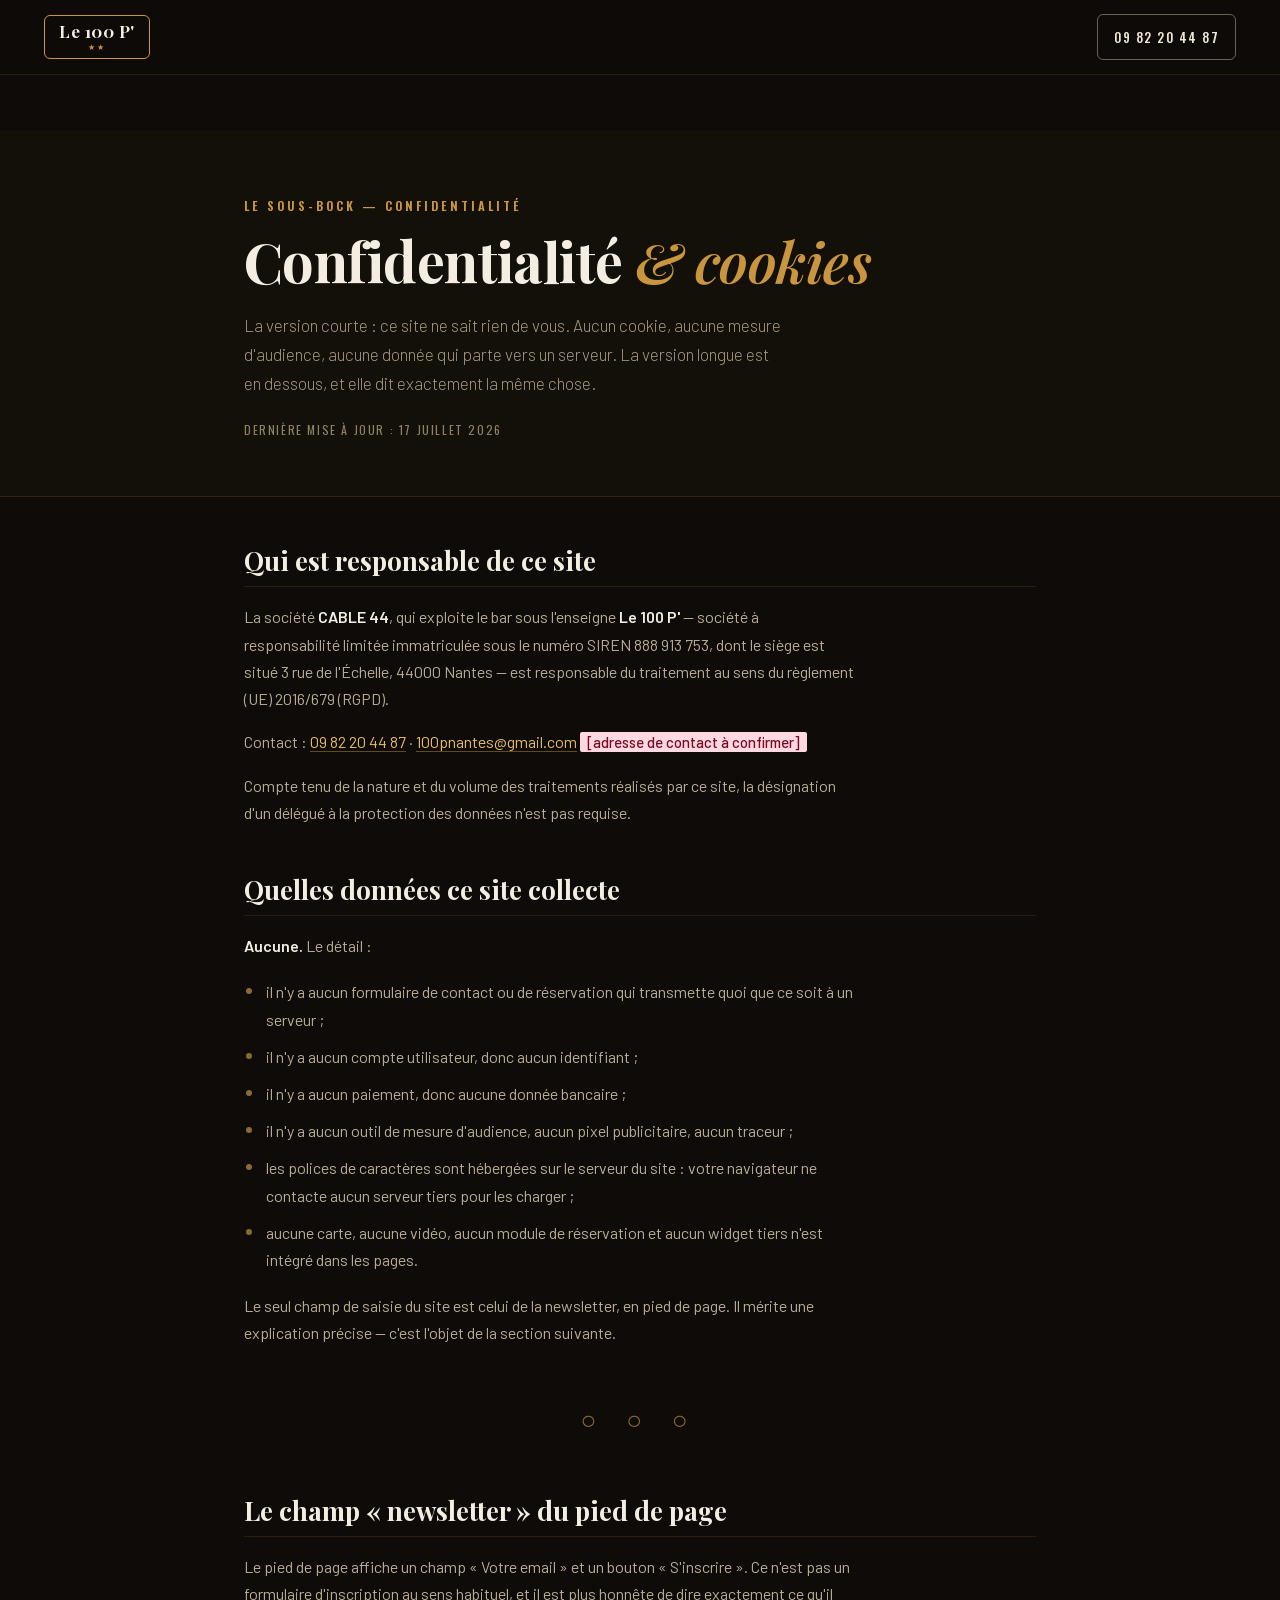
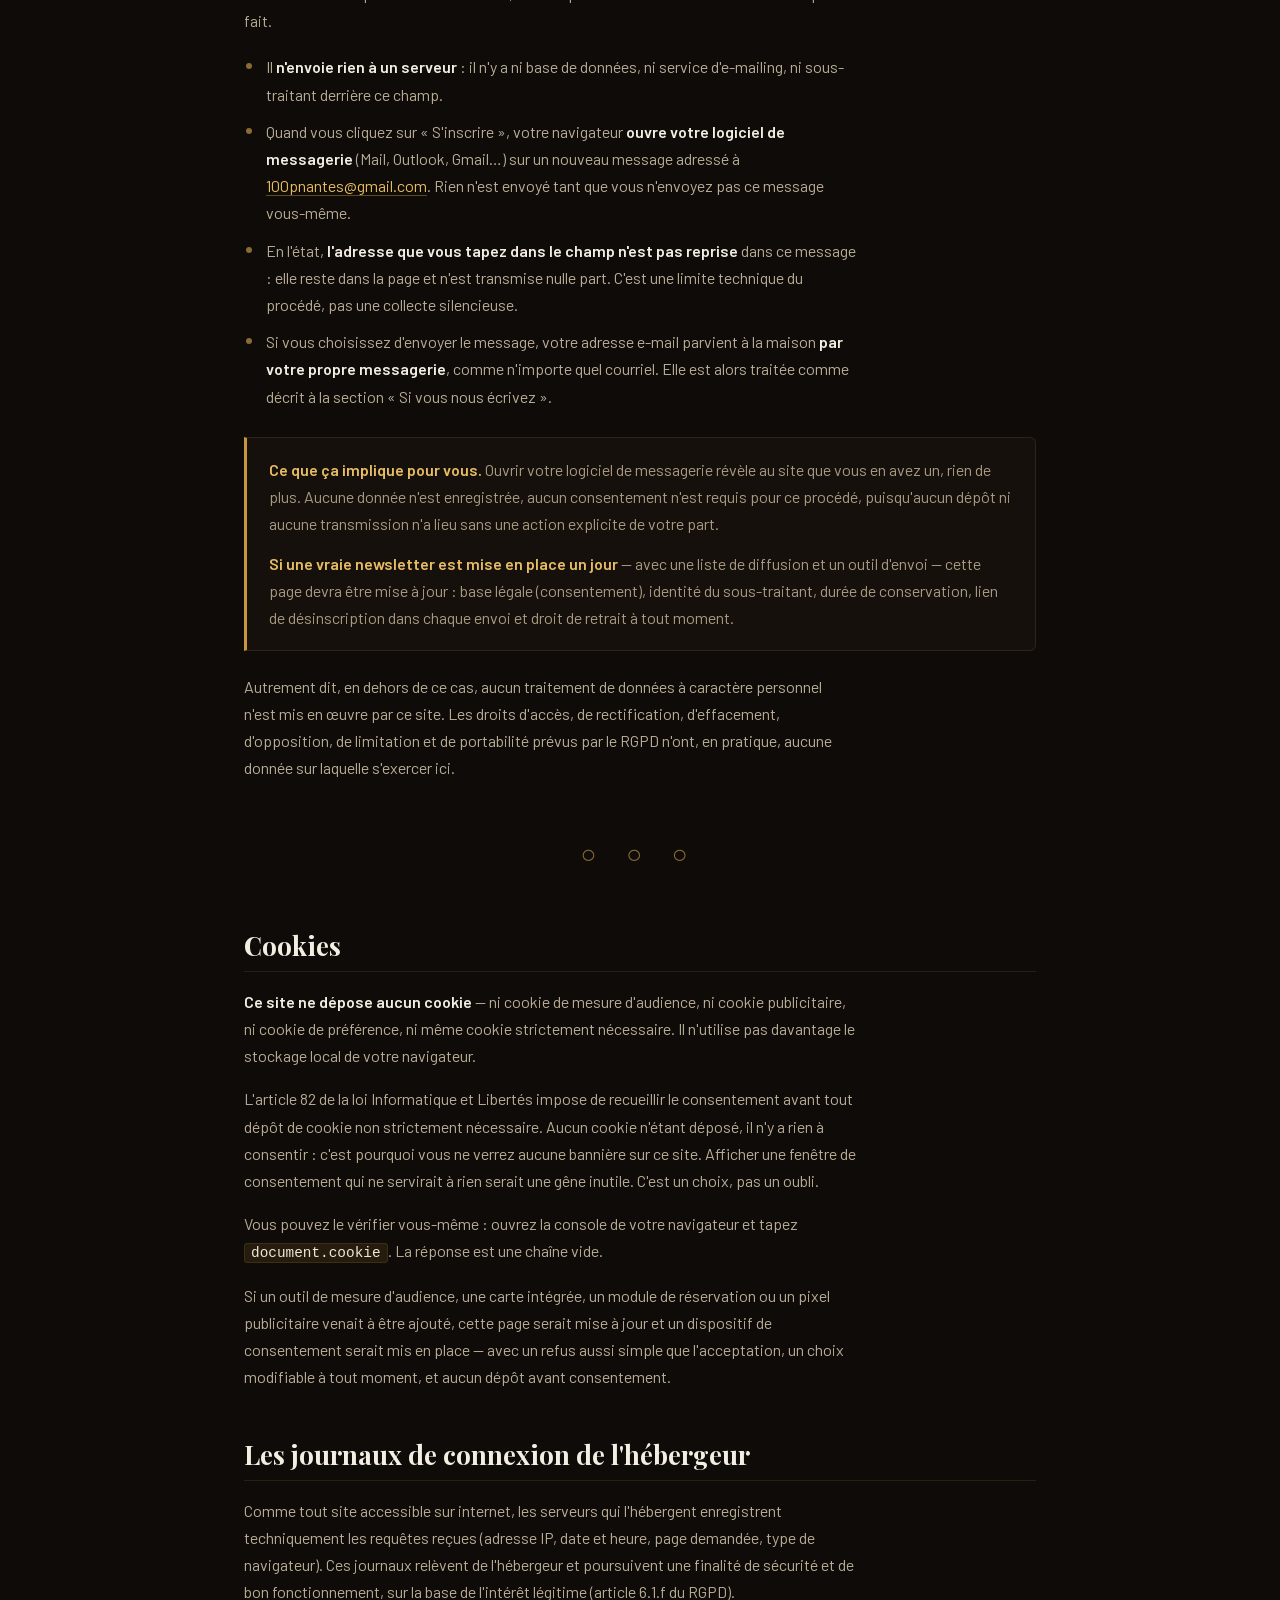
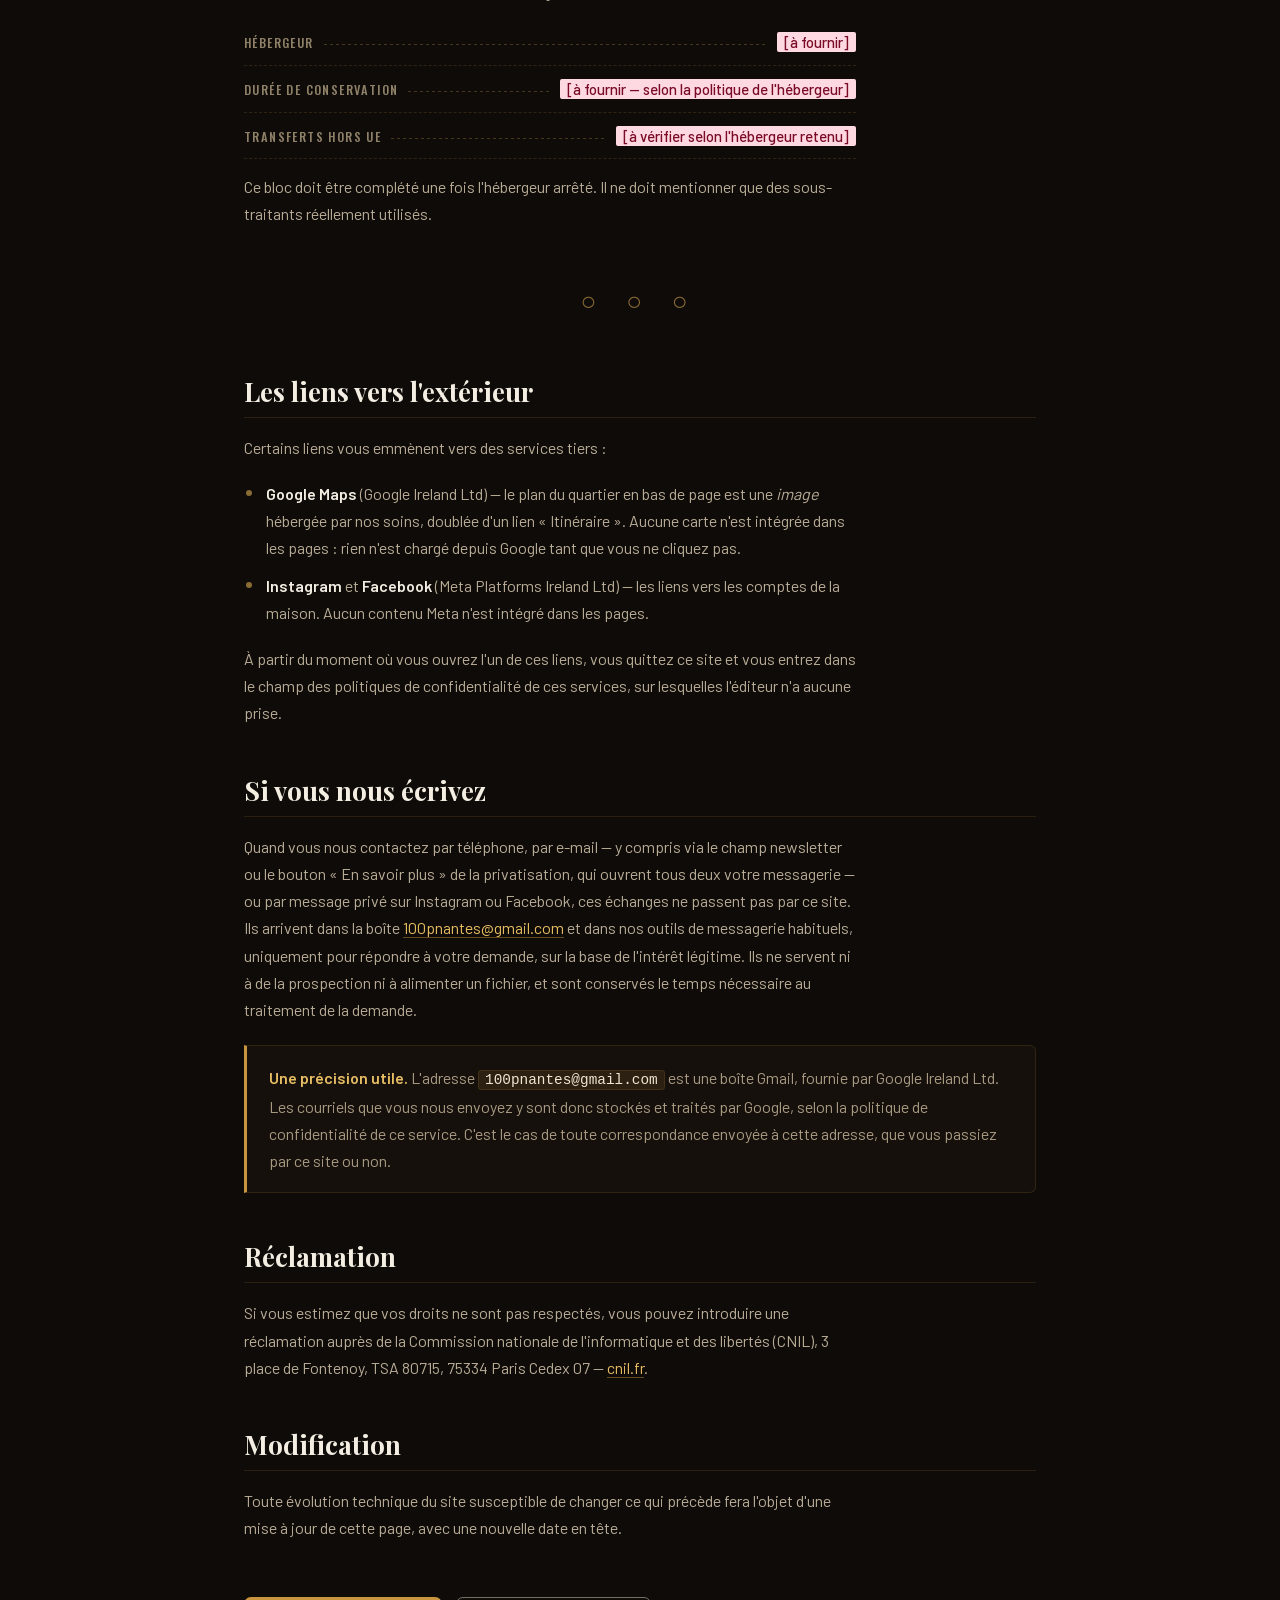
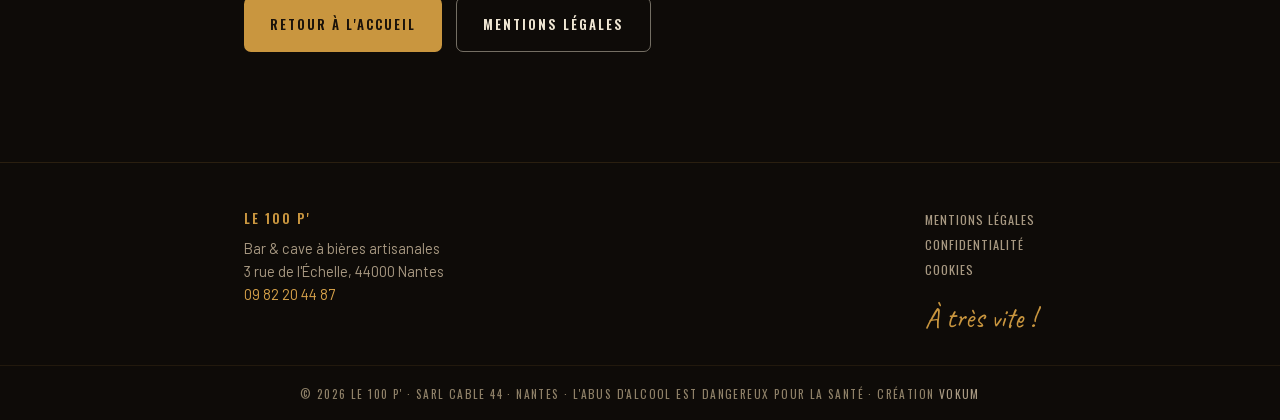
<file: confidentialite.html>
<!DOCTYPE html>
<html lang="fr">
<head>
<meta charset="UTF-8">
<meta name="viewport" content="width=device-width, initial-scale=1">
<title>Confidentialité &amp; cookies — Le 100 P', bar à bières à Nantes</title>
<meta name="description" content="Politique de confidentialité du site du 100 P' : aucun cookie, aucune mesure d'audience, aucune donnée collectée par le site.">
<meta name="robots" content="index, follow">
<link rel="canonical" href="https://le100p-nantes.fr/confidentialite.html">
<meta property="og:type" content="website">
<meta property="og:title" content="Confidentialité &amp; cookies — Le 100 P'">
<meta property="og:url" content="https://le100p-nantes.fr/confidentialite.html">
<meta property="og:locale" content="fr_FR">
<link rel="icon" href="data:image/svg+xml,<svg xmlns='http://www.w3.org/2000/svg' viewBox='0 0 100 100'><rect width='100' height='100' rx='20' fill='%230e0b08'/><path d='M50 20c-9 0-16 7-16 17 0 8 5 12 5 20h22c0-8 5-12 5-20 0-10-7-17-16-17z' fill='none' stroke='%23c9963f' stroke-width='4'/><path d='M50 30v34M42 40l8 6 8-6M42 52l8 6 8-6' stroke='%23c9963f' stroke-width='3' fill='none'/></svg>">
<meta name="theme-color" content="#0e0b08">
<link rel="preload" href="assets/fonts/oswald-var-latin.woff2" as="font" type="font/woff2" crossorigin>
<link rel="preload" href="assets/fonts/barlow-400-latin.woff2" as="font" type="font/woff2" crossorigin>
<link rel="stylesheet" href="fonts.css">
<link rel="stylesheet" href="legal.css">
</head>
<body id="top">

<a class="skip" href="#contenu">Aller au contenu</a>

<!-- ============ NAV ============ -->
<nav class="nav">
  <a href="index.html" aria-label="Le 100 P' — retour à l'accueil">
    <span class="logo-badge"><span class="wm">Le 100 P'</span><span class="st">★★</span></span>
  </a>
  <a href="tel:+33982204487" class="nav-tel">09 82 20 44 87</a>
</nav>

<main id="contenu">

  <section class="legal-head">
    <div class="wrap">
      <p class="kicker">Le sous-bock — Confidentialité</p>
      <h1>Confidentialité <em>&amp; cookies</em></h1>
      <p class="legal-lede">
        La version courte : ce site ne sait rien de vous. Aucun cookie, aucune mesure
        d'audience, aucune donnée qui parte vers un serveur. La version longue est en
        dessous, et elle dit exactement la même chose.
      </p>
      <p class="legal-maj">Dernière mise à jour : 17 juillet 2026</p>
    </div>
  </section>

  <section class="legal">

    <h2>Qui est responsable de ce site</h2>
    <p>
      La société <strong>CABLE 44</strong>, qui exploite le bar sous l'enseigne
      <strong>Le 100 P'</strong> — société à responsabilité limitée immatriculée sous le
      numéro SIREN 888 913 753, dont le siège est situé 3 rue de l'Échelle, 44000 Nantes —
      est responsable du traitement au sens du règlement (UE) 2016/679 (RGPD).
    </p>
    <p>
      Contact : <a href="tel:+33982204487">09 82 20 44 87</a> ·
      <a href="mailto:100pnantes@gmail.com">100pnantes@gmail.com</a>
      <span class="manque">[adresse de contact à confirmer]</span>
    </p>
    <p>
      Compte tenu de la nature et du volume des traitements réalisés par ce site, la
      désignation d'un délégué à la protection des données n'est pas requise.
    </p>

    <h2>Quelles données ce site collecte</h2>
    <p><strong>Aucune.</strong> Le détail :</p>
    <ul>
      <li>il n'y a aucun formulaire de contact ou de réservation qui transmette quoi que ce
          soit à un serveur ;</li>
      <li>il n'y a aucun compte utilisateur, donc aucun identifiant ;</li>
      <li>il n'y a aucun paiement, donc aucune donnée bancaire ;</li>
      <li>il n'y a aucun outil de mesure d'audience, aucun pixel publicitaire, aucun traceur ;</li>
      <li>les polices de caractères sont hébergées sur le serveur du site : votre navigateur
          ne contacte aucun serveur tiers pour les charger ;</li>
      <li>aucune carte, aucune vidéo, aucun module de réservation et aucun widget tiers
          n'est intégré dans les pages.</li>
    </ul>
    <p>
      Le seul champ de saisie du site est celui de la newsletter, en pied de page. Il mérite
      une explication précise — c'est l'objet de la section suivante.
    </p>

    <div class="legal-sep" aria-hidden="true">○ ○ ○</div>

    <h2>Le champ « newsletter » du pied de page</h2>
    <p>
      Le pied de page affiche un champ « Votre email » et un bouton « S'inscrire ». Ce n'est
      pas un formulaire d'inscription au sens habituel, et il est plus honnête de dire
      exactement ce qu'il fait.
    </p>
    <ul>
      <li>Il <strong>n'envoie rien à un serveur</strong> : il n'y a ni base de données, ni
          service d'e-mailing, ni sous-traitant derrière ce champ.</li>
      <li>Quand vous cliquez sur « S'inscrire », votre navigateur <strong>ouvre votre
          logiciel de messagerie</strong> (Mail, Outlook, Gmail…) sur un nouveau message
          adressé à <a href="mailto:100pnantes@gmail.com">100pnantes@gmail.com</a>.
          Rien n'est envoyé tant que vous n'envoyez pas ce message vous-même.</li>
      <li>En l'état, <strong>l'adresse que vous tapez dans le champ n'est pas reprise</strong>
          dans ce message : elle reste dans la page et n'est transmise nulle part. C'est une
          limite technique du procédé, pas une collecte silencieuse.</li>
      <li>Si vous choisissez d'envoyer le message, votre adresse e-mail parvient à la maison
          <strong>par votre propre messagerie</strong>, comme n'importe quel courriel. Elle
          est alors traitée comme décrit à la section « Si vous nous écrivez ».</li>
    </ul>
    <div class="legal-source">
      <p>
        <strong>Ce que ça implique pour vous.</strong> Ouvrir votre logiciel de messagerie
        révèle au site que vous en avez un, rien de plus. Aucune donnée n'est enregistrée,
        aucun consentement n'est requis pour ce procédé, puisqu'aucun dépôt ni aucune
        transmission n'a lieu sans une action explicite de votre part.
      </p>
      <p>
        <strong>Si une vraie newsletter est mise en place un jour</strong> — avec une liste
        de diffusion et un outil d'envoi — cette page devra être mise à jour : base légale
        (consentement), identité du sous-traitant, durée de conservation, lien de
        désinscription dans chaque envoi et droit de retrait à tout moment.
      </p>
    </div>
    <p>
      Autrement dit, en dehors de ce cas, aucun traitement de données à caractère personnel
      n'est mis en œuvre par ce site. Les droits d'accès, de rectification, d'effacement,
      d'opposition, de limitation et de portabilité prévus par le RGPD n'ont, en pratique,
      aucune donnée sur laquelle s'exercer ici.
    </p>

    <div class="legal-sep" aria-hidden="true">○ ○ ○</div>

    <h2 id="cookies">Cookies</h2>
    <p>
      <strong>Ce site ne dépose aucun cookie</strong> — ni cookie de mesure d'audience, ni
      cookie publicitaire, ni cookie de préférence, ni même cookie strictement nécessaire.
      Il n'utilise pas davantage le stockage local de votre navigateur.
    </p>
    <p>
      L'article 82 de la loi Informatique et Libertés impose de recueillir le consentement
      avant tout dépôt de cookie non strictement nécessaire. Aucun cookie n'étant déposé,
      il n'y a rien à consentir : c'est pourquoi vous ne verrez aucune bannière sur ce site.
      Afficher une fenêtre de consentement qui ne servirait à rien serait une gêne inutile.
      C'est un choix, pas un oubli.
    </p>
    <p>
      Vous pouvez le vérifier vous-même : ouvrez la console de votre navigateur et tapez
      <code>document.cookie</code>. La réponse est une chaîne vide.
    </p>
    <p>
      Si un outil de mesure d'audience, une carte intégrée, un module de réservation ou un
      pixel publicitaire venait à être ajouté, cette page serait mise à jour et un dispositif
      de consentement serait mis en place — avec un refus aussi simple que l'acceptation, un
      choix modifiable à tout moment, et aucun dépôt avant consentement.
    </p>

    <h2>Les journaux de connexion de l'hébergeur</h2>
    <p>
      Comme tout site accessible sur internet, les serveurs qui l'hébergent enregistrent
      techniquement les requêtes reçues (adresse IP, date et heure, page demandée, type de
      navigateur). Ces journaux relèvent de l'hébergeur et poursuivent une finalité de
      sécurité et de bon fonctionnement, sur la base de l'intérêt légitime
      (article 6.1.f du RGPD).
    </p>
    <ul class="legal-id">
      <li><span class="k">Hébergeur</span><span class="lead"></span><span class="v"><span class="manque">[à fournir]</span></span></li>
      <li><span class="k">Durée de conservation</span><span class="lead"></span><span class="v"><span class="manque">[à fournir — selon la politique de l'hébergeur]</span></span></li>
      <li><span class="k">Transferts hors UE</span><span class="lead"></span><span class="v"><span class="manque">[à vérifier selon l'hébergeur retenu]</span></span></li>
    </ul>
    <p>
      Ce bloc doit être complété une fois l'hébergeur arrêté. Il ne doit mentionner que des
      sous-traitants réellement utilisés.
    </p>

    <div class="legal-sep" aria-hidden="true">○ ○ ○</div>

    <h2>Les liens vers l'extérieur</h2>
    <p>Certains liens vous emmènent vers des services tiers :</p>
    <ul>
      <li><strong>Google Maps</strong> (Google Ireland Ltd) — le plan du quartier en bas de
          page est une <em>image</em> hébergée par nos soins, doublée d'un lien
          « Itinéraire ». Aucune carte n'est intégrée dans les pages : rien n'est chargé
          depuis Google tant que vous ne cliquez pas.</li>
      <li><strong>Instagram</strong> et <strong>Facebook</strong> (Meta Platforms Ireland
          Ltd) — les liens vers les comptes de la maison. Aucun contenu Meta n'est intégré
          dans les pages.</li>
    </ul>
    <p>
      À partir du moment où vous ouvrez l'un de ces liens, vous quittez ce site et vous
      entrez dans le champ des politiques de confidentialité de ces services, sur lesquelles
      l'éditeur n'a aucune prise.
    </p>

    <h2>Si vous nous écrivez</h2>
    <p>
      Quand vous nous contactez par téléphone, par e-mail — y compris via le champ newsletter
      ou le bouton « En savoir plus » de la privatisation, qui ouvrent tous deux votre
      messagerie — ou par message privé sur Instagram ou Facebook, ces échanges ne passent
      pas par ce site. Ils arrivent dans la boîte
      <a href="mailto:100pnantes@gmail.com">100pnantes@gmail.com</a> et dans nos outils de
      messagerie habituels, uniquement pour répondre à votre demande, sur la base de
      l'intérêt légitime. Ils ne servent ni à de la prospection ni à alimenter un fichier, et
      sont conservés le temps nécessaire au traitement de la demande.
    </p>
    <div class="legal-source">
      <p>
        <strong>Une précision utile.</strong> L'adresse
        <code>100pnantes@gmail.com</code> est une boîte Gmail, fournie par Google Ireland
        Ltd. Les courriels que vous nous envoyez y sont donc stockés et traités par Google,
        selon la politique de confidentialité de ce service. C'est le cas de toute
        correspondance envoyée à cette adresse, que vous passiez par ce site ou non.
      </p>
    </div>

    <h2>Réclamation</h2>
    <p>
      Si vous estimez que vos droits ne sont pas respectés, vous pouvez introduire une
      réclamation auprès de la Commission nationale de l'informatique et des libertés
      (CNIL), 3 place de Fontenoy, TSA 80715, 75334 Paris Cedex 07 —
      <a href="https://www.cnil.fr" target="_blank" rel="noopener noreferrer">cnil.fr</a>.
    </p>

    <h2>Modification</h2>
    <p>
      Toute évolution technique du site susceptible de changer ce qui précède fera l'objet
      d'une mise à jour de cette page, avec une nouvelle date en tête.
    </p>

    <div class="legal-actions">
      <a class="btn btn-solid" href="index.html">Retour à l'accueil</a>
      <a class="btn btn-outline" href="mentions-legales.html">Mentions légales</a>
    </div>

  </section>

</main>

<!-- ============ FOOTER ============ -->
<footer>
  <div class="foot-in">
    <div class="foot-id">
      <div class="ilab">Le 100 P'</div>
      <p>
        Bar &amp; cave à bières artisanales<br>
        3 rue de l'Échelle, 44000 Nantes<br>
        <a href="tel:+33982204487">09 82 20 44 87</a>
      </p>
    </div>
    <div class="foot-legal">
      <div class="lg">
        <a href="mentions-legales.html">Mentions légales</a>
        <a href="confidentialite.html" aria-current="page">Confidentialité</a>
        <a href="confidentialite.html#cookies">Cookies</a>
      </div>
      <p class="bye">À très vite !</p>
    </div>
  </div>
  <div class="foot-bar">© <span id="yr"></span> Le 100 P' · SARL CABLE 44 · Nantes · L'abus d'alcool est dangereux pour la santé · Création <a href="https://vokumagency.com" target="_blank" rel="noopener">Vokum</a></div>
</footer>

<script>document.getElementById('yr').textContent=new Date().getFullYear();</script>
</body>
</html>
</file>
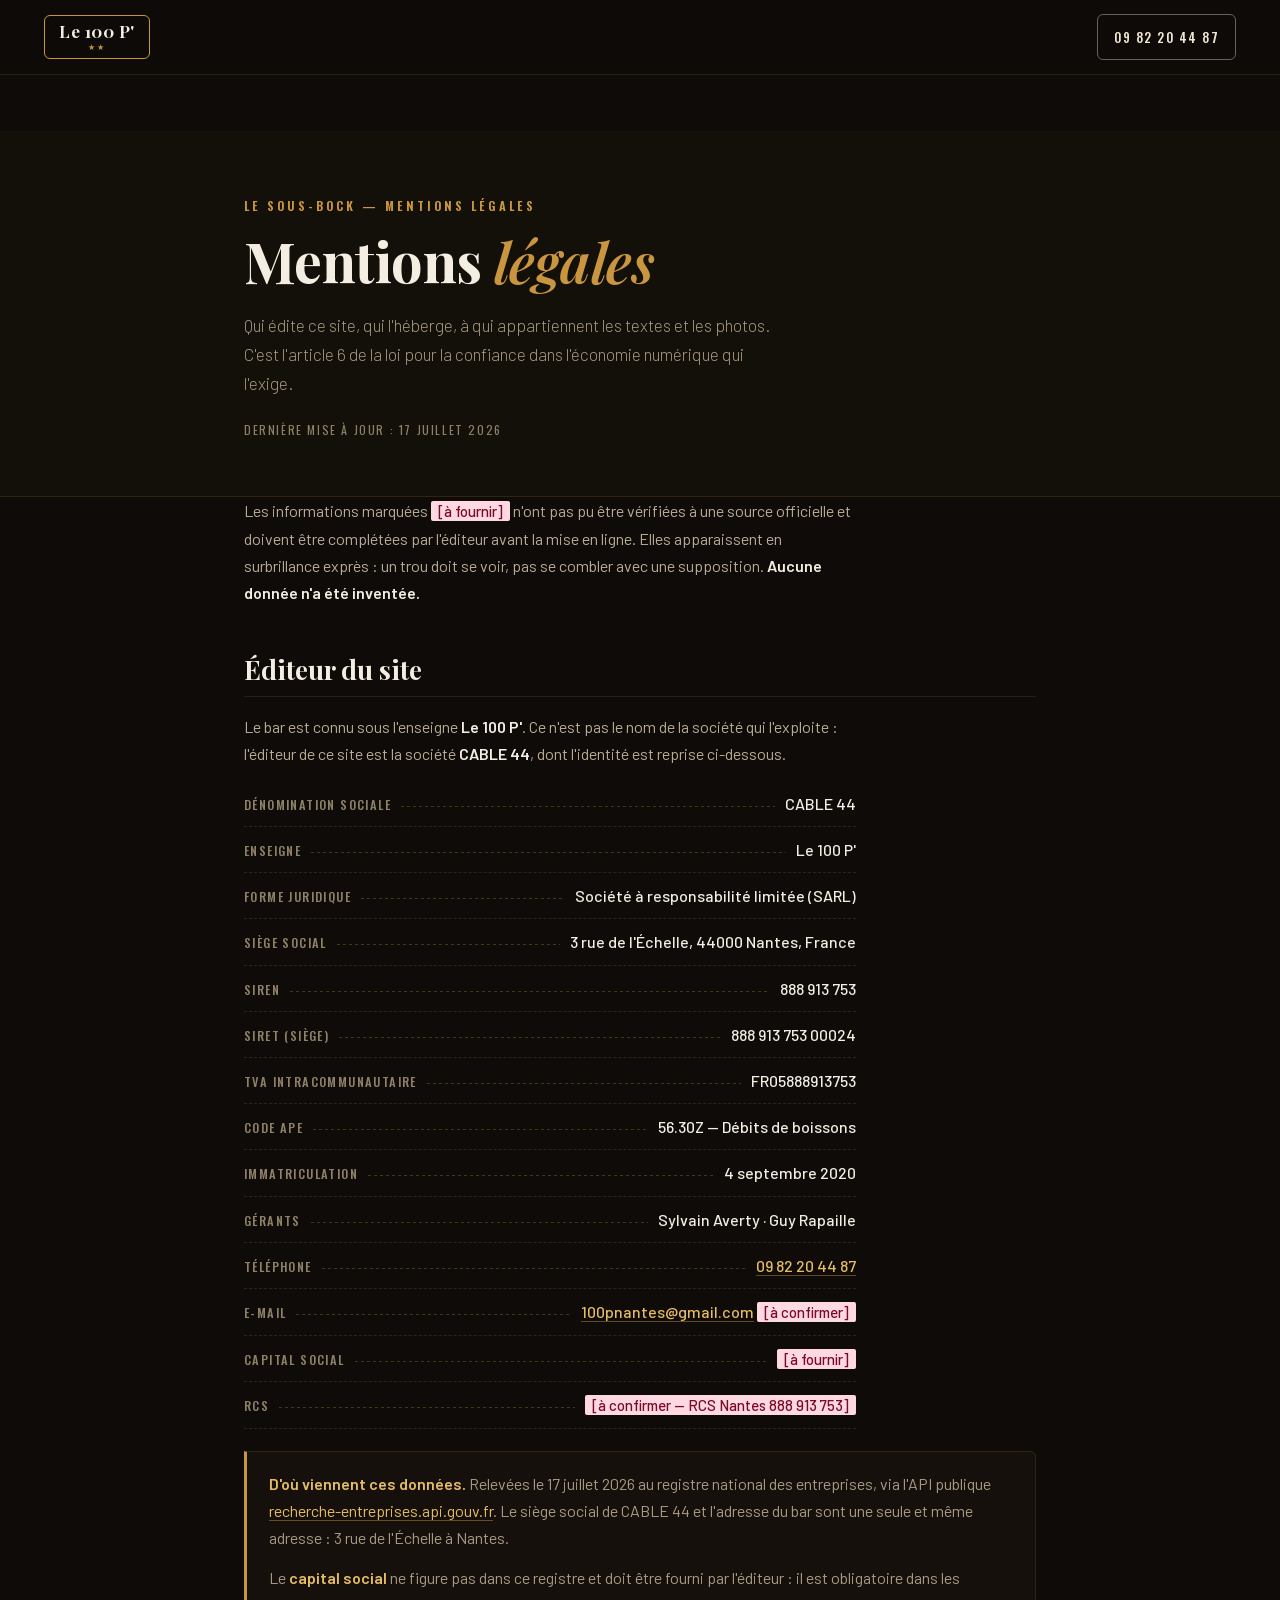
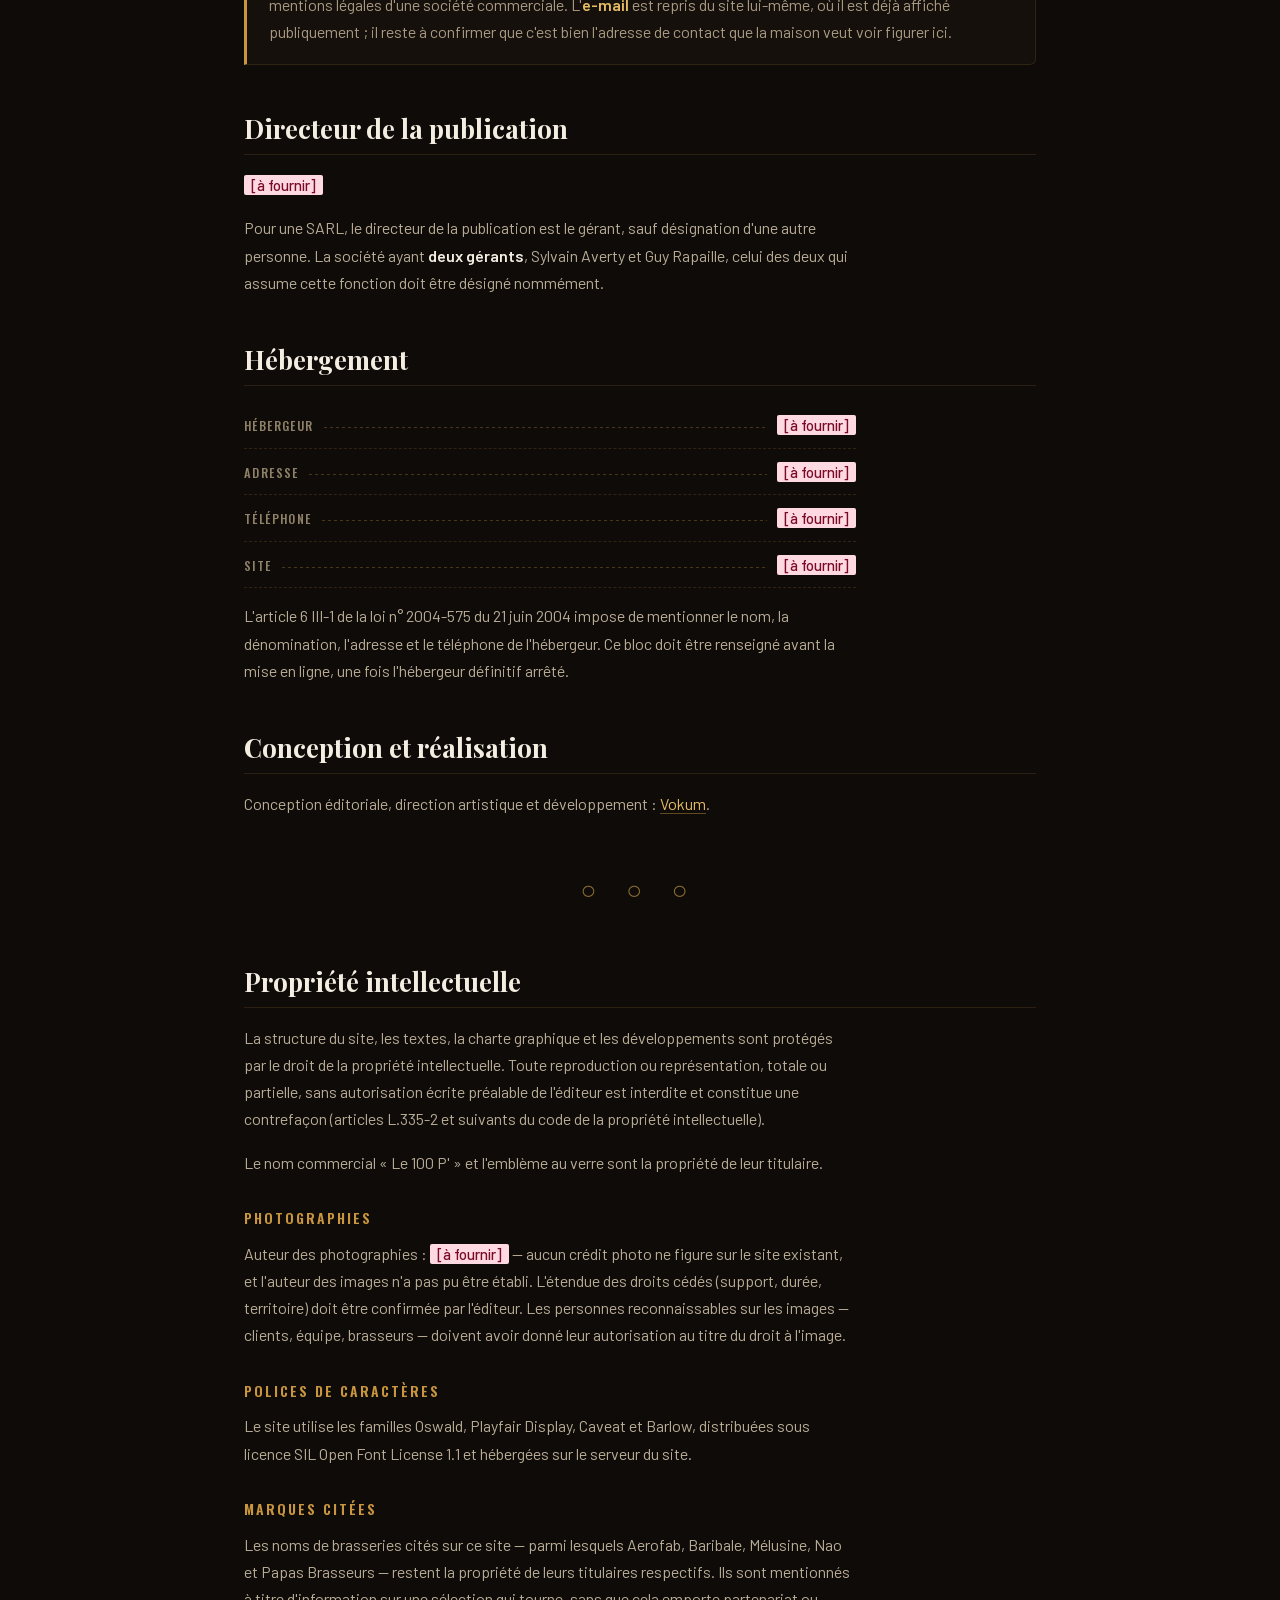
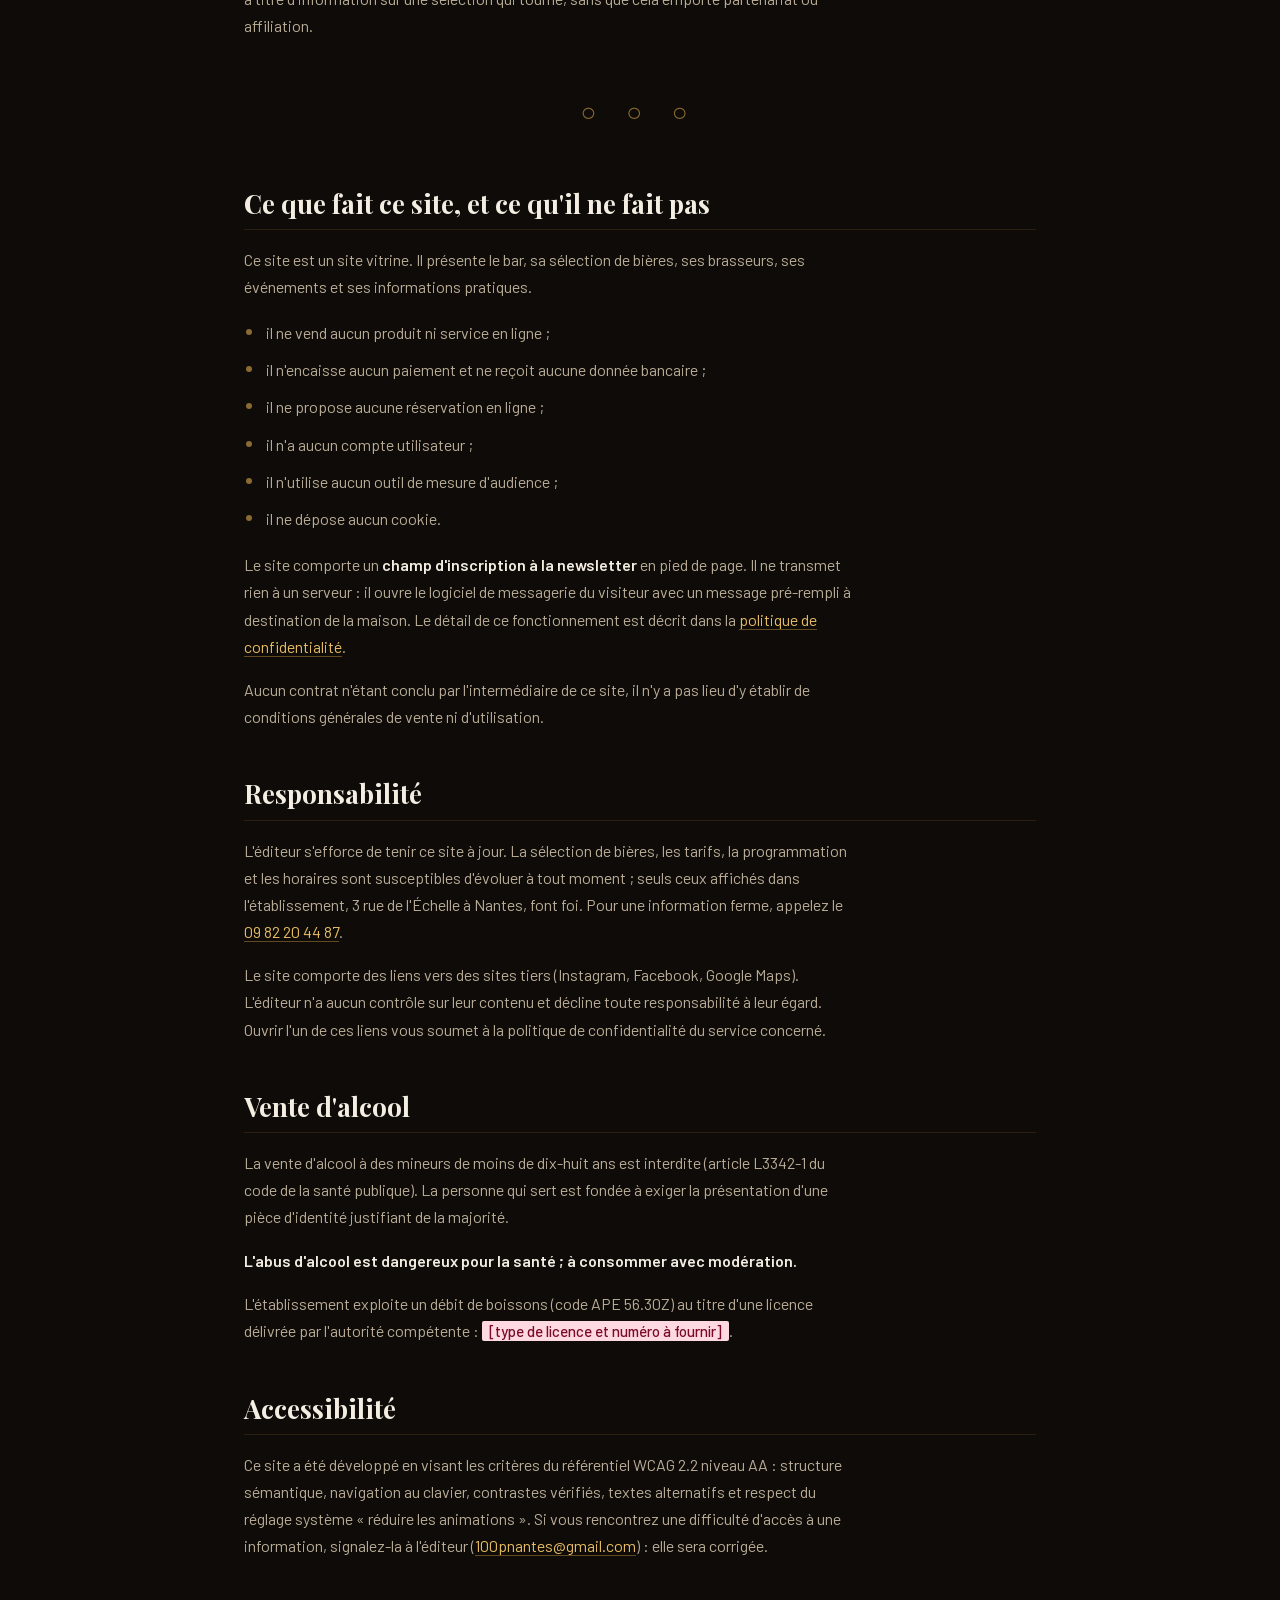
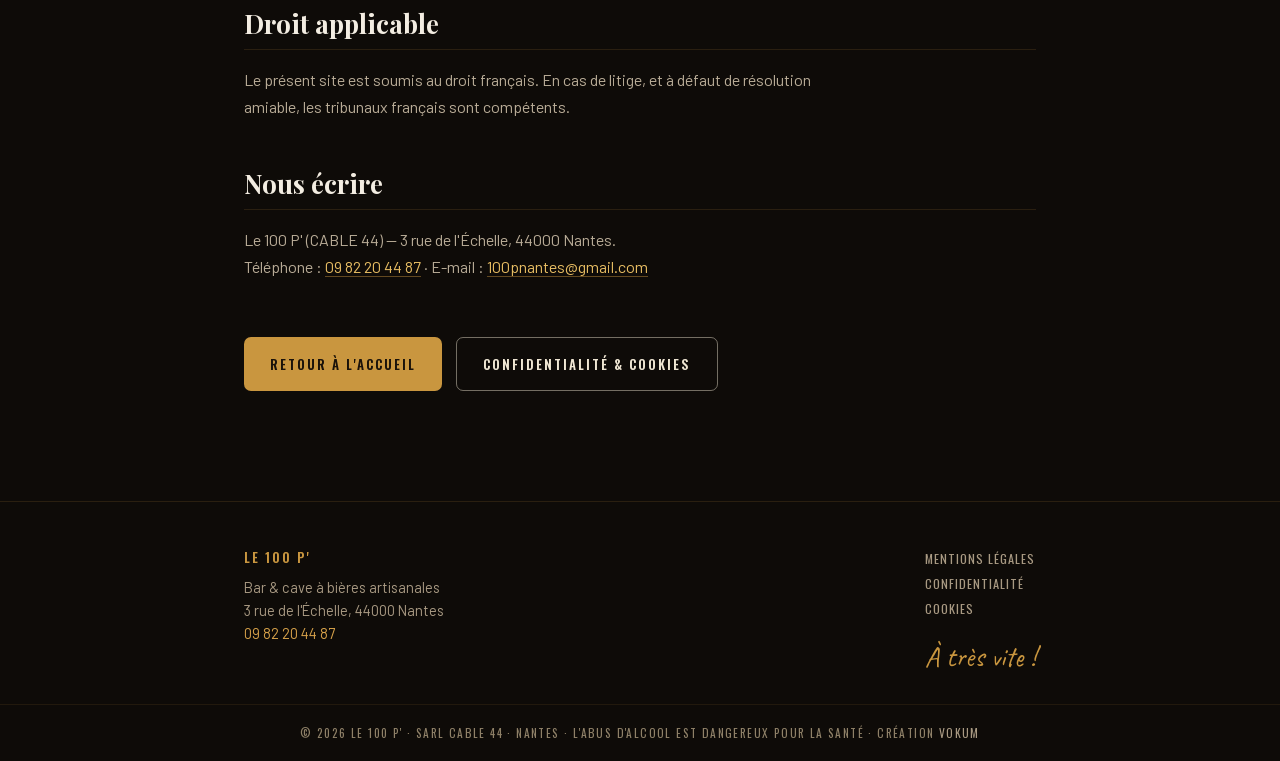
<file: mentions-legales.html>
<!DOCTYPE html>
<html lang="fr">
<head>
<meta charset="UTF-8">
<meta name="viewport" content="width=device-width, initial-scale=1">
<title>Mentions légales — Le 100 P', bar à bières à Nantes</title>
<meta name="description" content="Mentions légales du site du 100 P', bar et cave à bières artisanales, 3 rue de l'Échelle à Nantes. Éditeur, hébergeur, propriété intellectuelle.">
<meta name="robots" content="index, follow">
<link rel="canonical" href="https://le100p-nantes.fr/mentions-legales.html">
<meta property="og:type" content="website">
<meta property="og:title" content="Mentions légales — Le 100 P'">
<meta property="og:url" content="https://le100p-nantes.fr/mentions-legales.html">
<meta property="og:locale" content="fr_FR">
<link rel="icon" href="data:image/svg+xml,<svg xmlns='http://www.w3.org/2000/svg' viewBox='0 0 100 100'><rect width='100' height='100' rx='20' fill='%230e0b08'/><path d='M50 20c-9 0-16 7-16 17 0 8 5 12 5 20h22c0-8 5-12 5-20 0-10-7-17-16-17z' fill='none' stroke='%23c9963f' stroke-width='4'/><path d='M50 30v34M42 40l8 6 8-6M42 52l8 6 8-6' stroke='%23c9963f' stroke-width='3' fill='none'/></svg>">
<meta name="theme-color" content="#0e0b08">
<link rel="preload" href="assets/fonts/oswald-var-latin.woff2" as="font" type="font/woff2" crossorigin>
<link rel="preload" href="assets/fonts/barlow-400-latin.woff2" as="font" type="font/woff2" crossorigin>
<link rel="stylesheet" href="fonts.css">
<link rel="stylesheet" href="legal.css">
</head>
<body id="top">

<a class="skip" href="#contenu">Aller au contenu</a>

<!-- ============ NAV ============ -->
<nav class="nav">
  <a href="index.html" aria-label="Le 100 P' — retour à l'accueil">
    <span class="logo-badge"><span class="wm">Le 100 P'</span><span class="st">★★</span></span>
  </a>
  <a href="tel:+33982204487" class="nav-tel">09 82 20 44 87</a>
</nav>

<main id="contenu">

  <section class="legal-head">
    <div class="wrap">
      <p class="kicker">Le sous-bock — Mentions légales</p>
      <h1>Mentions <em>légales</em></h1>
      <p class="legal-lede">
        Qui édite ce site, qui l'héberge, à qui appartiennent les textes et les photos.
        C'est l'article 6 de la loi pour la confiance dans l'économie numérique qui l'exige.
      </p>
      <p class="legal-maj">Dernière mise à jour : 17 juillet 2026</p>
    </div>
  </section>

  <section class="legal">

    <p>
      Les informations marquées <span class="manque">[à fournir]</span> n'ont pas pu être
      vérifiées à une source officielle et doivent être complétées par l'éditeur avant la
      mise en ligne. Elles apparaissent en surbrillance exprès : un trou doit se voir, pas
      se combler avec une supposition. <strong>Aucune donnée n'a été inventée.</strong>
    </p>

    <h2>Éditeur du site</h2>
    <p>
      Le bar est connu sous l'enseigne <strong>Le 100 P'</strong>. Ce n'est pas le nom de
      la société qui l'exploite : l'éditeur de ce site est la société
      <strong>CABLE 44</strong>, dont l'identité est reprise ci-dessous.
    </p>
    <ul class="legal-id">
      <li><span class="k">Dénomination sociale</span><span class="lead"></span><span class="v">CABLE 44</span></li>
      <li><span class="k">Enseigne</span><span class="lead"></span><span class="v">Le 100 P'</span></li>
      <li><span class="k">Forme juridique</span><span class="lead"></span><span class="v">Société à responsabilité limitée (SARL)</span></li>
      <li><span class="k">Siège social</span><span class="lead"></span><span class="v">3 rue de l'Échelle, 44000 Nantes, France</span></li>
      <li><span class="k">SIREN</span><span class="lead"></span><span class="v">888 913 753</span></li>
      <li><span class="k">SIRET (siège)</span><span class="lead"></span><span class="v">888 913 753 00024</span></li>
      <li><span class="k">TVA intracommunautaire</span><span class="lead"></span><span class="v">FR05888913753</span></li>
      <li><span class="k">Code APE</span><span class="lead"></span><span class="v">56.30Z — Débits de boissons</span></li>
      <li><span class="k">Immatriculation</span><span class="lead"></span><span class="v">4 septembre 2020</span></li>
      <li><span class="k">Gérants</span><span class="lead"></span><span class="v">Sylvain Averty · Guy Rapaille</span></li>
      <li><span class="k">Téléphone</span><span class="lead"></span><span class="v"><a href="tel:+33982204487">09 82 20 44 87</a></span></li>
      <li><span class="k">E-mail</span><span class="lead"></span><span class="v"><a href="mailto:100pnantes@gmail.com">100pnantes@gmail.com</a> <span class="manque">[à confirmer]</span></span></li>
      <li><span class="k">Capital social</span><span class="lead"></span><span class="v"><span class="manque">[à fournir]</span></span></li>
      <li><span class="k">RCS</span><span class="lead"></span><span class="v"><span class="manque">[à confirmer — RCS Nantes 888 913 753]</span></span></li>
    </ul>
    <div class="legal-source">
      <p>
        <strong>D'où viennent ces données.</strong> Relevées le 17 juillet 2026 au registre
        national des entreprises, via l'API publique
        <a href="https://recherche-entreprises.api.gouv.fr" target="_blank" rel="noopener noreferrer">recherche-entreprises.api.gouv.fr</a>.
        Le siège social de CABLE 44 et l'adresse du bar sont une seule et même adresse :
        3 rue de l'Échelle à Nantes.
      </p>
      <p>
        Le <strong>capital social</strong> ne figure pas dans ce registre et doit être fourni
        par l'éditeur : il est obligatoire dans les mentions légales d'une société
        commerciale. L'<strong>e-mail</strong> est repris du site lui-même, où il est déjà
        affiché publiquement ; il reste à confirmer que c'est bien l'adresse de contact que
        la maison veut voir figurer ici.
      </p>
    </div>

    <h2>Directeur de la publication</h2>
    <p><span class="manque">[à fournir]</span></p>
    <p>
      Pour une SARL, le directeur de la publication est le gérant, sauf désignation d'une
      autre personne. La société ayant <strong>deux gérants</strong>, Sylvain Averty et
      Guy Rapaille, celui des deux qui assume cette fonction doit être désigné nommément.
    </p>

    <h2>Hébergement</h2>
    <ul class="legal-id">
      <li><span class="k">Hébergeur</span><span class="lead"></span><span class="v"><span class="manque">[à fournir]</span></span></li>
      <li><span class="k">Adresse</span><span class="lead"></span><span class="v"><span class="manque">[à fournir]</span></span></li>
      <li><span class="k">Téléphone</span><span class="lead"></span><span class="v"><span class="manque">[à fournir]</span></span></li>
      <li><span class="k">Site</span><span class="lead"></span><span class="v"><span class="manque">[à fournir]</span></span></li>
    </ul>
    <p>
      L'article 6 III-1 de la loi n° 2004-575 du 21 juin 2004 impose de mentionner le nom,
      la dénomination, l'adresse et le téléphone de l'hébergeur. Ce bloc doit être renseigné
      avant la mise en ligne, une fois l'hébergeur définitif arrêté.
    </p>

    <h2>Conception et réalisation</h2>
    <p>
      Conception éditoriale, direction artistique et développement :
      <a href="https://vokumagency.com" target="_blank" rel="noopener noreferrer">Vokum</a>.
    </p>

    <div class="legal-sep" aria-hidden="true">○ ○ ○</div>

    <h2>Propriété intellectuelle</h2>
    <p>
      La structure du site, les textes, la charte graphique et les développements sont
      protégés par le droit de la propriété intellectuelle. Toute reproduction ou
      représentation, totale ou partielle, sans autorisation écrite préalable de l'éditeur
      est interdite et constitue une contrefaçon (articles L.335-2 et suivants du code de
      la propriété intellectuelle).
    </p>
    <p>
      Le nom commercial « Le 100 P' » et l'emblème au verre sont la propriété de leur
      titulaire.
    </p>

    <h3>Photographies</h3>
    <p>
      Auteur des photographies : <span class="manque">[à fournir]</span> — aucun crédit
      photo ne figure sur le site existant, et l'auteur des images n'a pas pu être établi.
      L'étendue des droits cédés (support, durée, territoire) doit être confirmée par
      l'éditeur. Les personnes reconnaissables sur les images — clients, équipe, brasseurs —
      doivent avoir donné leur autorisation au titre du droit à l'image.
    </p>

    <h3>Polices de caractères</h3>
    <p>
      Le site utilise les familles Oswald, Playfair Display, Caveat et Barlow, distribuées
      sous licence SIL Open Font License 1.1 et hébergées sur le serveur du site.
    </p>

    <h3>Marques citées</h3>
    <p>
      Les noms de brasseries cités sur ce site — parmi lesquels Aerofab, Baribale, Mélusine,
      Nao et Papas Brasseurs — restent la propriété de leurs titulaires respectifs. Ils sont
      mentionnés à titre d'information sur une sélection qui tourne, sans que cela emporte
      partenariat ou affiliation.
    </p>

    <div class="legal-sep" aria-hidden="true">○ ○ ○</div>

    <h2>Ce que fait ce site, et ce qu'il ne fait pas</h2>
    <p>
      Ce site est un site vitrine. Il présente le bar, sa sélection de bières, ses brasseurs,
      ses événements et ses informations pratiques.
    </p>
    <ul>
      <li>il ne vend aucun produit ni service en ligne ;</li>
      <li>il n'encaisse aucun paiement et ne reçoit aucune donnée bancaire ;</li>
      <li>il ne propose aucune réservation en ligne ;</li>
      <li>il n'a aucun compte utilisateur ;</li>
      <li>il n'utilise aucun outil de mesure d'audience ;</li>
      <li>il ne dépose aucun cookie.</li>
    </ul>
    <p>
      Le site comporte un <strong>champ d'inscription à la newsletter</strong> en pied de
      page. Il ne transmet rien à un serveur : il ouvre le logiciel de messagerie du
      visiteur avec un message pré-rempli à destination de la maison. Le détail de ce
      fonctionnement est décrit dans la
      <a href="confidentialite.html">politique de confidentialité</a>.
    </p>
    <p>
      Aucun contrat n'étant conclu par l'intermédiaire de ce site, il n'y a pas lieu d'y
      établir de conditions générales de vente ni d'utilisation.
    </p>

    <h2>Responsabilité</h2>
    <p>
      L'éditeur s'efforce de tenir ce site à jour. La sélection de bières, les tarifs, la
      programmation et les horaires sont susceptibles d'évoluer à tout moment ; seuls ceux
      affichés dans l'établissement, 3 rue de l'Échelle à Nantes, font foi. Pour une
      information ferme, appelez le <a href="tel:+33982204487">09 82 20 44 87</a>.
    </p>
    <p>
      Le site comporte des liens vers des sites tiers (Instagram, Facebook, Google Maps).
      L'éditeur n'a aucun contrôle sur leur contenu et décline toute responsabilité à leur
      égard. Ouvrir l'un de ces liens vous soumet à la politique de confidentialité du
      service concerné.
    </p>

    <h2>Vente d'alcool</h2>
    <p>
      La vente d'alcool à des mineurs de moins de dix-huit ans est interdite
      (article L3342-1 du code de la santé publique). La personne qui sert est fondée à
      exiger la présentation d'une pièce d'identité justifiant de la majorité.
    </p>
    <p>
      <strong>L'abus d'alcool est dangereux pour la santé ; à consommer avec modération.</strong>
    </p>
    <p>
      L'établissement exploite un débit de boissons (code APE 56.30Z) au titre d'une licence
      délivrée par l'autorité compétente : <span class="manque">[type de licence et numéro à fournir]</span>.
    </p>

    <h2>Accessibilité</h2>
    <p>
      Ce site a été développé en visant les critères du référentiel WCAG 2.2 niveau AA :
      structure sémantique, navigation au clavier, contrastes vérifiés, textes alternatifs
      et respect du réglage système « réduire les animations ». Si vous rencontrez une
      difficulté d'accès à une information, signalez-la à l'éditeur
      (<a href="mailto:100pnantes@gmail.com">100pnantes@gmail.com</a>) : elle sera corrigée.
    </p>

    <h2>Droit applicable</h2>
    <p>
      Le présent site est soumis au droit français. En cas de litige, et à défaut de
      résolution amiable, les tribunaux français sont compétents.
    </p>

    <h2>Nous écrire</h2>
    <p>
      Le 100 P' (CABLE 44) — 3 rue de l'Échelle, 44000 Nantes.<br>
      Téléphone : <a href="tel:+33982204487">09 82 20 44 87</a> ·
      E-mail : <a href="mailto:100pnantes@gmail.com">100pnantes@gmail.com</a>
    </p>

    <div class="legal-actions">
      <a class="btn btn-solid" href="index.html">Retour à l'accueil</a>
      <a class="btn btn-outline" href="confidentialite.html">Confidentialité &amp; cookies</a>
    </div>

  </section>

</main>

<!-- ============ FOOTER ============ -->
<footer>
  <div class="foot-in">
    <div class="foot-id">
      <div class="ilab">Le 100 P'</div>
      <p>
        Bar &amp; cave à bières artisanales<br>
        3 rue de l'Échelle, 44000 Nantes<br>
        <a href="tel:+33982204487">09 82 20 44 87</a>
      </p>
    </div>
    <div class="foot-legal">
      <div class="lg">
        <a href="mentions-legales.html" aria-current="page">Mentions légales</a>
        <a href="confidentialite.html">Confidentialité</a>
        <a href="confidentialite.html#cookies">Cookies</a>
      </div>
      <p class="bye">À très vite !</p>
    </div>
  </div>
  <div class="foot-bar">© <span id="yr"></span> Le 100 P' · SARL CABLE 44 · Nantes · L'abus d'alcool est dangereux pour la santé · Création <a href="https://vokumagency.com" target="_blank" rel="noopener">Vokum</a></div>
</footer>

<script>document.getElementById('yr').textContent=new Date().getFullYear();</script>
</body>
</html>
</file>
<file: fonts.css>
/* =============================================================================
   Le 100 P' — polices auto-hébergées
   -----------------------------------------------------------------------------
   Oswald, Playfair Display, Caveat, Barlow — licence SIL Open Font License 1.1.
   Rapatriées depuis Google Fonts le 17 juillet 2026 et servies depuis ce site :
   le navigateur du visiteur ne contacte plus fonts.googleapis.com ni
   fonts.gstatic.com, donc aucune adresse IP n'est transmise à Google.
   Sous-ensembles latin + latin-ext uniquement (site en français).
   Les url() sont relatives à ce fichier, placé à la racine du site.
   ============================================================================= */

/* ---------- Oswald — variable, wght 400→700 (titres, nav, boutons) ---------- */
@font-face {
  font-family: 'Oswald';
  font-style: normal;
  font-weight: 400 700;
  font-display: swap;
  src: url(assets/fonts/oswald-var-latin.woff2) format('woff2');
  unicode-range: U+0000-00FF, U+0131, U+0152-0153, U+02BB-02BC, U+02C6, U+02DA, U+02DC, U+0304, U+0308, U+0329, U+2000-206F, U+20AC, U+2122, U+2191, U+2193, U+2212, U+2215, U+FEFF, U+FFFD;
}
@font-face {
  font-family: 'Oswald';
  font-style: normal;
  font-weight: 400 700;
  font-display: swap;
  src: url(assets/fonts/oswald-var-latin-ext.woff2) format('woff2');
  unicode-range: U+0100-02BA, U+02BD-02C5, U+02C7-02CC, U+02CE-02D7, U+02DD-02FF, U+0304, U+0308, U+0329, U+1D00-1DBF, U+1E00-1E9F, U+1EF2-1EFF, U+2020, U+20A0-20AB, U+20AD-20C0, U+2113, U+2C60-2C7F, U+A720-A7FF;
}

/* ---------- Playfair Display — variable, wght 400→900 (display) ---------- */
@font-face {
  font-family: 'Playfair Display';
  font-style: normal;
  font-weight: 400 900;
  font-display: swap;
  src: url(assets/fonts/playfair-var-latin.woff2) format('woff2');
  unicode-range: U+0000-00FF, U+0131, U+0152-0153, U+02BB-02BC, U+02C6, U+02DA, U+02DC, U+0304, U+0308, U+0329, U+2000-206F, U+20AC, U+2122, U+2191, U+2193, U+2212, U+2215, U+FEFF, U+FFFD;
}
@font-face {
  font-family: 'Playfair Display';
  font-style: normal;
  font-weight: 400 900;
  font-display: swap;
  src: url(assets/fonts/playfair-var-latin-ext.woff2) format('woff2');
  unicode-range: U+0100-02BA, U+02BD-02C5, U+02C7-02CC, U+02CE-02D7, U+02DD-02FF, U+0304, U+0308, U+0329, U+1D00-1DBF, U+1E00-1E9F, U+1EF2-1EFF, U+2020, U+20A0-20AB, U+20AD-20C0, U+2113, U+2C60-2C7F, U+A720-A7FF;
}

/* Playfair Display italique — instance statique 600 (seule demandée par le site) */
@font-face {
  font-family: 'Playfair Display';
  font-style: italic;
  font-weight: 600;
  font-display: swap;
  src: url(assets/fonts/playfair-italic-600-latin.woff2) format('woff2');
  unicode-range: U+0000-00FF, U+0131, U+0152-0153, U+02BB-02BC, U+02C6, U+02DA, U+02DC, U+0304, U+0308, U+0329, U+2000-206F, U+20AC, U+2122, U+2191, U+2193, U+2212, U+2215, U+FEFF, U+FFFD;
}
@font-face {
  font-family: 'Playfair Display';
  font-style: italic;
  font-weight: 600;
  font-display: swap;
  src: url(assets/fonts/playfair-italic-600-latin-ext.woff2) format('woff2');
  unicode-range: U+0100-02BA, U+02BD-02C5, U+02C7-02CC, U+02CE-02D7, U+02DD-02FF, U+0304, U+0308, U+0329, U+1D00-1DBF, U+1E00-1E9F, U+1EF2-1EFF, U+2020, U+20A0-20AB, U+20AD-20C0, U+2113, U+2C60-2C7F, U+A720-A7FF;
}

/* ---------- Caveat — variable, wght 400→700 (manuscrite, accents) ---------- */
@font-face {
  font-family: 'Caveat';
  font-style: normal;
  font-weight: 400 700;
  font-display: swap;
  src: url(assets/fonts/caveat-var-latin.woff2) format('woff2');
  unicode-range: U+0000-00FF, U+0131, U+0152-0153, U+02BB-02BC, U+02C6, U+02DA, U+02DC, U+0304, U+0308, U+0329, U+2000-206F, U+20AC, U+2122, U+2191, U+2193, U+2212, U+2215, U+FEFF, U+FFFD;
}
@font-face {
  font-family: 'Caveat';
  font-style: normal;
  font-weight: 400 700;
  font-display: swap;
  src: url(assets/fonts/caveat-var-latin-ext.woff2) format('woff2');
  unicode-range: U+0100-02BA, U+02BD-02C5, U+02C7-02CC, U+02CE-02D7, U+02DD-02FF, U+0304, U+0308, U+0329, U+1D00-1DBF, U+1E00-1E9F, U+1EF2-1EFF, U+2020, U+20A0-20AB, U+20AD-20C0, U+2113, U+2C60-2C7F, U+A720-A7FF;
}

/* ---------- Barlow — statique, 5 graisses (texte courant) ---------- */
@font-face {
  font-family: 'Barlow';
  font-style: normal;
  font-weight: 300;
  font-display: swap;
  src: url(assets/fonts/barlow-300-latin.woff2) format('woff2');
  unicode-range: U+0000-00FF, U+0131, U+0152-0153, U+02BB-02BC, U+02C6, U+02DA, U+02DC, U+0304, U+0308, U+0329, U+2000-206F, U+20AC, U+2122, U+2191, U+2193, U+2212, U+2215, U+FEFF, U+FFFD;
}
@font-face {
  font-family: 'Barlow';
  font-style: normal;
  font-weight: 300;
  font-display: swap;
  src: url(assets/fonts/barlow-300-latin-ext.woff2) format('woff2');
  unicode-range: U+0100-02BA, U+02BD-02C5, U+02C7-02CC, U+02CE-02D7, U+02DD-02FF, U+0304, U+0308, U+0329, U+1D00-1DBF, U+1E00-1E9F, U+1EF2-1EFF, U+2020, U+20A0-20AB, U+20AD-20C0, U+2113, U+2C60-2C7F, U+A720-A7FF;
}
@font-face {
  font-family: 'Barlow';
  font-style: normal;
  font-weight: 400;
  font-display: swap;
  src: url(assets/fonts/barlow-400-latin.woff2) format('woff2');
  unicode-range: U+0000-00FF, U+0131, U+0152-0153, U+02BB-02BC, U+02C6, U+02DA, U+02DC, U+0304, U+0308, U+0329, U+2000-206F, U+20AC, U+2122, U+2191, U+2193, U+2212, U+2215, U+FEFF, U+FFFD;
}
@font-face {
  font-family: 'Barlow';
  font-style: normal;
  font-weight: 400;
  font-display: swap;
  src: url(assets/fonts/barlow-400-latin-ext.woff2) format('woff2');
  unicode-range: U+0100-02BA, U+02BD-02C5, U+02C7-02CC, U+02CE-02D7, U+02DD-02FF, U+0304, U+0308, U+0329, U+1D00-1DBF, U+1E00-1E9F, U+1EF2-1EFF, U+2020, U+20A0-20AB, U+20AD-20C0, U+2113, U+2C60-2C7F, U+A720-A7FF;
}
@font-face {
  font-family: 'Barlow';
  font-style: normal;
  font-weight: 500;
  font-display: swap;
  src: url(assets/fonts/barlow-500-latin.woff2) format('woff2');
  unicode-range: U+0000-00FF, U+0131, U+0152-0153, U+02BB-02BC, U+02C6, U+02DA, U+02DC, U+0304, U+0308, U+0329, U+2000-206F, U+20AC, U+2122, U+2191, U+2193, U+2212, U+2215, U+FEFF, U+FFFD;
}
@font-face {
  font-family: 'Barlow';
  font-style: normal;
  font-weight: 500;
  font-display: swap;
  src: url(assets/fonts/barlow-500-latin-ext.woff2) format('woff2');
  unicode-range: U+0100-02BA, U+02BD-02C5, U+02C7-02CC, U+02CE-02D7, U+02DD-02FF, U+0304, U+0308, U+0329, U+1D00-1DBF, U+1E00-1E9F, U+1EF2-1EFF, U+2020, U+20A0-20AB, U+20AD-20C0, U+2113, U+2C60-2C7F, U+A720-A7FF;
}
@font-face {
  font-family: 'Barlow';
  font-style: normal;
  font-weight: 600;
  font-display: swap;
  src: url(assets/fonts/barlow-600-latin.woff2) format('woff2');
  unicode-range: U+0000-00FF, U+0131, U+0152-0153, U+02BB-02BC, U+02C6, U+02DA, U+02DC, U+0304, U+0308, U+0329, U+2000-206F, U+20AC, U+2122, U+2191, U+2193, U+2212, U+2215, U+FEFF, U+FFFD;
}
@font-face {
  font-family: 'Barlow';
  font-style: normal;
  font-weight: 600;
  font-display: swap;
  src: url(assets/fonts/barlow-600-latin-ext.woff2) format('woff2');
  unicode-range: U+0100-02BA, U+02BD-02C5, U+02C7-02CC, U+02CE-02D7, U+02DD-02FF, U+0304, U+0308, U+0329, U+1D00-1DBF, U+1E00-1E9F, U+1EF2-1EFF, U+2020, U+20A0-20AB, U+20AD-20C0, U+2113, U+2C60-2C7F, U+A720-A7FF;
}
@font-face {
  font-family: 'Barlow';
  font-style: normal;
  font-weight: 700;
  font-display: swap;
  src: url(assets/fonts/barlow-700-latin.woff2) format('woff2');
  unicode-range: U+0000-00FF, U+0131, U+0152-0153, U+02BB-02BC, U+02C6, U+02DA, U+02DC, U+0304, U+0308, U+0329, U+2000-206F, U+20AC, U+2122, U+2191, U+2193, U+2212, U+2215, U+FEFF, U+FFFD;
}
@font-face {
  font-family: 'Barlow';
  font-style: normal;
  font-weight: 700;
  font-display: swap;
  src: url(assets/fonts/barlow-700-latin-ext.woff2) format('woff2');
  unicode-range: U+0100-02BA, U+02BD-02C5, U+02C7-02CC, U+02CE-02D7, U+02DD-02FF, U+0304, U+0308, U+0329, U+1D00-1DBF, U+1E00-1E9F, U+1EF2-1EFF, U+2020, U+20A0-20AB, U+20AD-20C0, U+2113, U+2C60-2C7F, U+A720-A7FF;
}
</file>
<file: legal.css>
/* =============================================================================
   Le 100 P' — pages légales (« Le sous-bock »)
   Reprend la DA du site : fond nuit, or #c9963f, Oswald / Playfair / Caveat /
   Barlow. Feuille autonome : l'accueil porte son CSS en ligne, ces pages non.
   ============================================================================= */

:root{
  --bg:#0e0b08;
  --bg-alt:#131009;
  --bg-panel:#15100b;
  --cream:#efe6d3;
  --gold:#c9963f;
  --gold-hover:#e7bd63;
  --gold-dark:#8a6b33;
  --head:#f3ede2;
  --body:#b9ac97;
  --muted:#a99a83;
  --faint:#8f8168;
  --btn-ink:#1a120a;
  --hair:rgba(201,150,63,.15);
  --oswald:'Oswald',sans-serif;
  --playfair:'Playfair Display',serif;
  --caveat:'Caveat',cursive;
  --barlow:'Barlow',sans-serif;
}
*{box-sizing:border-box;margin:0;padding:0}
html{scroll-behavior:smooth}
body{
  background:var(--bg);color:var(--body);
  font-family:var(--barlow);font-weight:400;line-height:1.7;
  -webkit-font-smoothing:antialiased;overflow-x:hidden;
}
a{color:#d7a24a;text-decoration:none;transition:color .25s,border-color .25s}
a:hover{color:var(--gold-hover)}
img{max-width:100%;height:auto;display:block}
::selection{background:var(--gold);color:var(--bg)}
:focus-visible{outline:2px solid var(--gold);outline-offset:3px;border-radius:3px}
@media (prefers-reduced-motion:reduce){
  html{scroll-behavior:auto}
  *,*::before,*::after{animation-duration:.001ms!important;transition-duration:.001ms!important}
}

/* Lien d'évitement — accessibilité clavier */
.skip{
  position:absolute;left:-9999px;top:0;z-index:100;
  background:var(--gold);color:var(--btn-ink);padding:12px 20px;
  font-family:var(--oswald);font-weight:600;letter-spacing:1.5px;text-transform:uppercase;font-size:13px;
}
.skip:focus{left:12px;top:12px}

.wrap{max-width:880px;margin:0 auto;padding:0 44px}
@media(max-width:640px){.wrap{padding:0 22px}}

/* ---------------------------- NAV ---------------------------- */
.nav{
  position:sticky;top:0;z-index:50;
  display:flex;align-items:center;justify-content:space-between;gap:20px;
  padding:14px 44px;
  background:rgba(14,11,8,.92);backdrop-filter:blur(10px);
  border-bottom:1px solid var(--hair);
}
.nav .logo-badge{
  display:inline-flex;flex-direction:column;align-items:center;line-height:1;
  border:1px solid var(--gold);border-radius:6px;padding:7px 14px;
}
.nav .wm{font-family:var(--playfair);font-weight:700;font-size:17px;color:var(--head);letter-spacing:.5px}
.nav .st{font-size:8px;color:var(--gold);letter-spacing:2px;margin-top:3px}
.nav-tel{
  border:1px solid rgba(239,230,211,.4);border-radius:6px;padding:11px 16px;
  font-family:var(--oswald);font-weight:500;font-size:13px;letter-spacing:1.5px;
  color:var(--cream)!important;white-space:nowrap;
}
.nav-tel:hover{border-color:var(--gold)}
@media(max-width:640px){.nav{padding:12px 22px}.nav-tel{display:none}}

/* ------------------------- EN-TÊTE DE PAGE ------------------------- */
.legal-head{
  background:var(--bg-alt);
  border-bottom:1px solid var(--hair);
  padding:64px 0 56px;
}
.legal-head .kicker{
  font-family:var(--oswald);font-weight:600;font-size:12.5px;
  letter-spacing:3px;text-transform:uppercase;color:var(--gold);
  margin-bottom:16px;
}
.legal-head h1{
  font-family:var(--playfair);font-weight:700;
  font-size:clamp(34px,6vw,56px);line-height:1.05;letter-spacing:-.01em;
  color:var(--head);
}
.legal-head h1 em{font-style:italic;font-weight:600;color:var(--gold)}
.legal-lede{
  margin-top:20px;max-width:60ch;
  font-size:17px;font-weight:300;color:var(--muted);
}
.legal-maj{
  margin-top:22px;
  font-family:var(--oswald);font-size:12px;letter-spacing:1.6px;
  text-transform:uppercase;color:var(--faint);
}

/* --------------------------- CORPS --------------------------- */
main{padding:56px 0 90px}
.legal{max-width:880px;margin:0 auto;padding:0 44px}
@media(max-width:640px){.legal{padding:0 22px}}

.legal > p,.legal > ul,.legal > ol{max-width:68ch}
.legal p + p{margin-top:1em}
.legal p{font-size:16px}

.legal h2{
  font-family:var(--playfair);font-weight:700;
  font-size:26px;line-height:1.2;color:var(--head);
  margin:48px 0 16px;padding-bottom:10px;
  border-bottom:1px solid var(--hair);
}
.legal h3{
  font-family:var(--oswald);font-weight:600;
  font-size:14px;letter-spacing:2px;text-transform:uppercase;color:var(--gold);
  margin:30px 0 10px;
}
.legal ul,.legal ol{margin:14px 0;padding-left:0;list-style:none}
.legal li{padding:5px 0 5px 22px;position:relative}
.legal li::before{
  content:"";position:absolute;left:2px;top:15px;
  width:6px;height:6px;border-radius:50%;background:var(--gold-dark);
}
.legal a:not(.btn){
  color:var(--gold-hover);
  text-decoration:underline;text-underline-offset:3px;
  text-decoration-color:rgba(201,150,63,.45);
}
.legal a:not(.btn):hover{text-decoration-color:var(--gold)}
.legal strong{color:var(--head);font-weight:600}
.legal code{
  font-family:ui-monospace,SFMono-Regular,Menlo,monospace;font-size:.9em;
  background:rgba(201,150,63,.12);border:1px solid var(--hair);
  border-radius:3px;padding:1px 6px;color:var(--cream);
}

/* --------------- Fiche d'identité (liste clé / valeur) --------------- */
.legal-id{margin:20px 0 10px;max-width:100%}
.legal-id li{
  display:flex;align-items:baseline;gap:10px;
  padding:9px 0;border-bottom:1px dashed rgba(201,150,63,.18);
}
.legal-id li::before{content:none}
.legal-id .k{
  font-family:var(--oswald);font-weight:500;font-size:12.5px;
  letter-spacing:1.4px;text-transform:uppercase;color:var(--faint);
  white-space:nowrap;
}
.legal-id .lead{
  flex:1;height:1px;
  background-image:linear-gradient(to right,rgba(201,150,63,.3) 0 3px,transparent 3px 6px);
  background-size:6px 1px;background-repeat:repeat-x;
  transform:translateY(-3px);
}
.legal-id .v{color:var(--head);font-weight:500;text-align:right}
@media(max-width:640px){
  .legal-id li{flex-wrap:wrap;gap:2px}
  .legal-id .lead{display:none}
  .legal-id .v{text-align:left;width:100%}
}

/* Trou assumé : ce qui n'a pas pu être vérifié se voit. */
.manque{
  background:#FFD9E2;
  color:#7A0B26;
  padding:1px 7px;
  border-radius:2px;
  font-weight:500;
  font-size:.94em;
  box-decoration-break:clone;
  -webkit-box-decoration-break:clone;
}

/* ------------------ Encadré « d'où vient l'info » ------------------ */
.legal-source{
  margin:22px 0;padding:18px 22px;
  background:var(--bg-panel);
  border:1px solid var(--hair);border-left:3px solid var(--gold);
  border-radius:0 6px 6px 0;
  font-size:14.5px;color:var(--muted);
}
.legal-source strong{color:var(--gold-hover);font-weight:600}
.legal-source p + p{margin-top:.8em}

/* Séparateur — trois ronds de sous-bock */
.legal-sep{
  margin:52px auto;text-align:center;
  font-family:var(--caveat);font-size:26px;letter-spacing:12px;
  color:var(--gold-dark);
}

/* ---------------------------- Boutons ---------------------------- */
.legal-actions{display:flex;flex-wrap:wrap;gap:14px;margin-top:56px}
.btn{
  display:inline-flex;align-items:center;gap:12px;border-radius:7px;
  padding:15px 26px;font-family:var(--oswald);font-weight:600;font-size:13px;
  letter-spacing:2px;text-transform:uppercase;cursor:pointer;
  transition:background .25s,border-color .25s,color .25s;
}
.btn-solid{background:var(--gold);color:var(--btn-ink)!important}
.btn-solid:hover{background:var(--gold-hover);color:var(--btn-ink)!important}
.btn-outline{border:1px solid rgba(239,230,211,.45);color:var(--cream)!important}
.btn-outline:hover{border-color:var(--gold);color:var(--gold-hover)!important}

/* ---------------------------- FOOTER ---------------------------- */
footer{background:var(--bg);border-top:1px solid var(--hair);margin-top:20px}
.foot-in{
  max-width:880px;margin:0 auto;padding:44px 44px 24px;
  display:flex;flex-wrap:wrap;gap:26px;justify-content:space-between;align-items:flex-start;
}
.foot-id .ilab{
  font-family:var(--oswald);font-weight:600;font-size:13px;letter-spacing:2px;
  text-transform:uppercase;color:var(--gold);margin-bottom:8px;
}
.foot-id p{font-size:14.5px;color:var(--muted);line-height:1.6}
.foot-legal .lg{
  font-family:var(--oswald);font-size:12.5px;letter-spacing:1px;
  text-transform:uppercase;line-height:2;
}
.foot-legal .lg a{color:var(--muted);display:block}
.foot-legal .lg a:hover{color:var(--gold-hover)}
.foot-legal .bye{font-family:var(--caveat);font-size:28px;color:var(--gold);margin-top:12px}
.foot-bar{
  border-top:1px solid rgba(201,150,63,.1);padding:18px 44px;text-align:center;
  font-family:var(--oswald);font-size:11.5px;letter-spacing:1.4px;
  text-transform:uppercase;color:var(--faint);
}
.foot-bar a{color:var(--muted)}
.foot-bar a:hover{color:var(--gold-hover)}
@media(max-width:640px){
  .foot-in{padding:36px 22px 20px}
  .foot-bar{padding:16px 22px;line-height:1.8}
}
</file>
